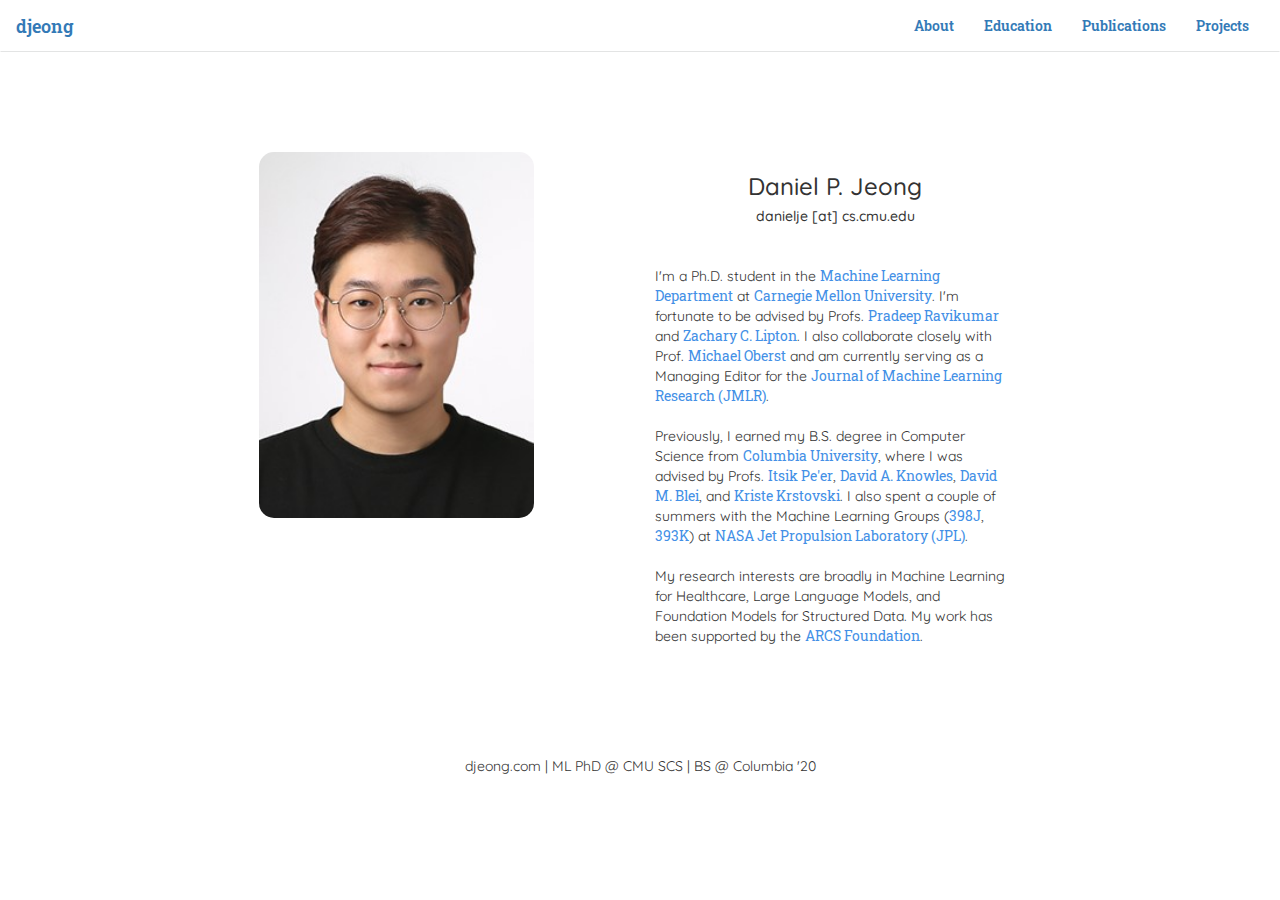
<file: about/index.html>
<!DOCTYPE html>
<html lang="en">
    <head>
        <title>About Me</title>
        <meta charset="UTF-8">
        <meta http-equiv="X-UA-Compatible" content="IE=edge">
        <meta name="viewport" content="width=device-width, initial-scale=1, user-scalable=no">
        <meta name="author" content="Daniel Jeong">
        <meta property="og:url" content="website">
        <link rel="stylesheet" type="text/css" href="https://maxcdn.bootstrapcdn.com/bootstrap/3.3.7/css/bootstrap.min.css">
        <link rel="stylesheet" type="text/css" href="/css/main.css">
        <link rel="stylesheet" type="text/css" href="../css/card.css">
        <link rel="icon" type="image/png" href="/images/favicon-brain.png"
        sizes="32x32">
        <style type="text/css">
            @import url('https://fonts.googleapis.com/css?family=Roboto+Slab');
            @import url('https://fonts.googleapis.com/css?family=Ubuntu');
            @import url('https://fonts.googleapis.com/css?family=Righteous|Ubuntu');
            @import url('https://fonts.googleapis.com/css2?family=Quicksand:wght@300;400;500;600;700&display=swap');
            @import url('https://fonts.googleapis.com/css2?family=Poiret+One&display=swap');
            .navbar {
                -webkit-border-radius: 0;
                -moz-border-radius: 0;
                border-radius: 0;
                margin-bottom: 0;
                border-bottom-color: #E3E4E4;
                color: #4390E6;
            }
            .navbar-brand {
                font-family: 'Quicksand', cursive;
                font-weight: 600;
            }
            .navbar li {
                font-family: 'Quicksand', sans-serif;
                font-weight: 600;
            }
            .icon-bar {
                background: #000;
            }
            #title {
                /* background-color: #0E2F44;*/
                background-color: #FFF;
                color: #000;
                text-align: center;
                font-family: 'Quicksand', sans-serif;
                margin-top: 100px;
                /*justify-content: center;*/
            }
            #about {
                margin-top: 100px;
            }
            #about h3 {
                font-family: 'Quicksand', sans-serif;
            }
            #about h5 {
                font-family: 'Quicksand', sans-serif;
            }
            #about p {
                font-family: 'Quicksand', sans-serif;
            }
            #profile_photo {
                height: 60%;
                width: 60%;
                border-radius: 15px;
            }
            @media (max-width: 768px) {
                #profile_photo {
                    height: 45%;
                    width: 45%;
                }
                #intro_column {
                    margin-top: 30px;
                }
            }
            #intro_column a:link, a:visited {
                color: #4390E6;
                text-decoration: none;
            }
            #intro_column a:hover {
                color: #4390E6;
                text-decoration: underline;
            }
            #footer {
                font-family: 'Quicksand', sans-serif;
            }
        </style>
    </head>
    <body>
        <!-- Top Navigation Bar -->
        <nav class="navbar navbar-expand-lg navbar-light">
            <div class="container-fluid">
                <!-- Navigation Bar Header -->
                <div class="navbar-header">
                    <button type="button" class="navbar-toggle" data-toggle="collapse" data-target="#navbar">
                        <span class="icon-bar"></span>
                        <span class="icon-bar"></span>
                        <span class="icon-bar"></span>
                    </button>
                    <a class="navbar-brand" href="/">djeong</a>
                </div>
                <div class="collapse navbar-collapse" id="navbar">
                    <ul class="nav navbar-nav navbar-right">
                        <li><a href="/about">About</a></li>
                        <li><a href="/education">Education</a></li>
                        <li><a href="/publications">Publications</a></li>
                        <li><a href="/projects">Projects</a></li>
                    </ul>
                </div>
            </div>
        </nav>
        <div class="container">
            <div class="row" style="border:none; background:white" id="about">
                <div class="col-lg-1 col-md-1 col-sm-3">
                </div>
                <div class="col-lg-5 col-md-5 col-sm-6 col-xs-12" id="img_column">
                    <!-- img-responsive pull-right -->
                    <img class="img-responsive center-block" src="../images/profile2.jpg" id="profile_photo"/>
                </div>
                <div class="col-sm-3">
                </div>
                <div class="col-lg-4 col-md-6 col-sm-12 col-xs-12" id="intro_column">
                    <h3 style="text-align:center">Daniel P. Jeong</h3>
                    <h5 style="text-align:center">danielje [at] cs.cmu.edu</h5>
                    <hr>
                    <p>I'm a Ph.D. student in the <a href="https://www.ml.cmu.edu/" target="_blank">Machine Learning Department</a> at <a href="https://www.cmu.edu/" target="_blank">Carnegie Mellon University</a>. I'm fortunate to be advised by Profs. <a href="https://www.cs.cmu.edu/~pradeepr/" target="_blank">Pradeep Ravikumar</a> and <a href="https://www.zacharylipton.com/" target="_blank">Zachary C. Lipton</a>. I also collaborate closely with Prof. <a href="https://www.michaelkoberst.com/" target="_blank">Michael Oberst</a> and am currently serving as a Managing Editor for the <a href="https://jmlr.org" target="_blank">Journal of Machine Learning Research (JMLR)</a>.<br><br>Previously, I earned my B.S. degree in Computer Science from <a href="https://www.cs.columbia.edu" target="_blank">Columbia University</a>, where I was advised by Profs. <a href="http://www.cs.columbia.edu/~itsik" target="_blank">Itsik Pe'er</a>, <a href="https://davidaknowles.github.io/" target="_blank">David A. Knowles</a>, <a href="https://www.cs.columbia.edu/~blei/" target="_blank">David M. Blei</a>, and <a href="http://www.columbia.edu/~kk3161/" target="_blank">Kriste Krstovski</a>. I also spent a couple of summers with the Machine Learning Groups (<a href="https://ml.jpl.nasa.gov/" target="_blank">398J</a>, <a href="https://www.jpl.nasa.gov/site/deeplearning/index.html" target="_blank">393K</a>) at <a href="https://www.jpl.nasa.gov/" target="_blank">NASA Jet Propulsion Laboratory (JPL)</a>.<br><br>My research interests are broadly in Machine Learning for Healthcare, Large Language Models, and Foundation Models for Structured Data. My work has been supported by the <a href="https://www.arcsfoundation.org/" target="_blank">ARCS Foundation</a>.</p>
                </div>
                <div class="col-lg-2">
                </div>
            </div>
        </div>
        <footer class="page-footer font-small black pt-4" id="footer">
            <div class="container-fluid text-center text-md-left" style="margin-top: 100px">
                <p>djeong.com | ML PhD @ CMU SCS | BS @ Columbia '20</p>
            </div>
        </footer>
        <script src="https://ajax.googleapis.com/ajax/libs/jquery/3.2.1/jquery.min.js" type="text/javascript"></script>
        <script src="https://maxcdn.bootstrapcdn.com/bootstrap/3.3.7/js/bootstrap.min.js"></script>
        <script src="/js/main_beta.js" type="text/javascript"></script>
    </body>
</html>
</file>
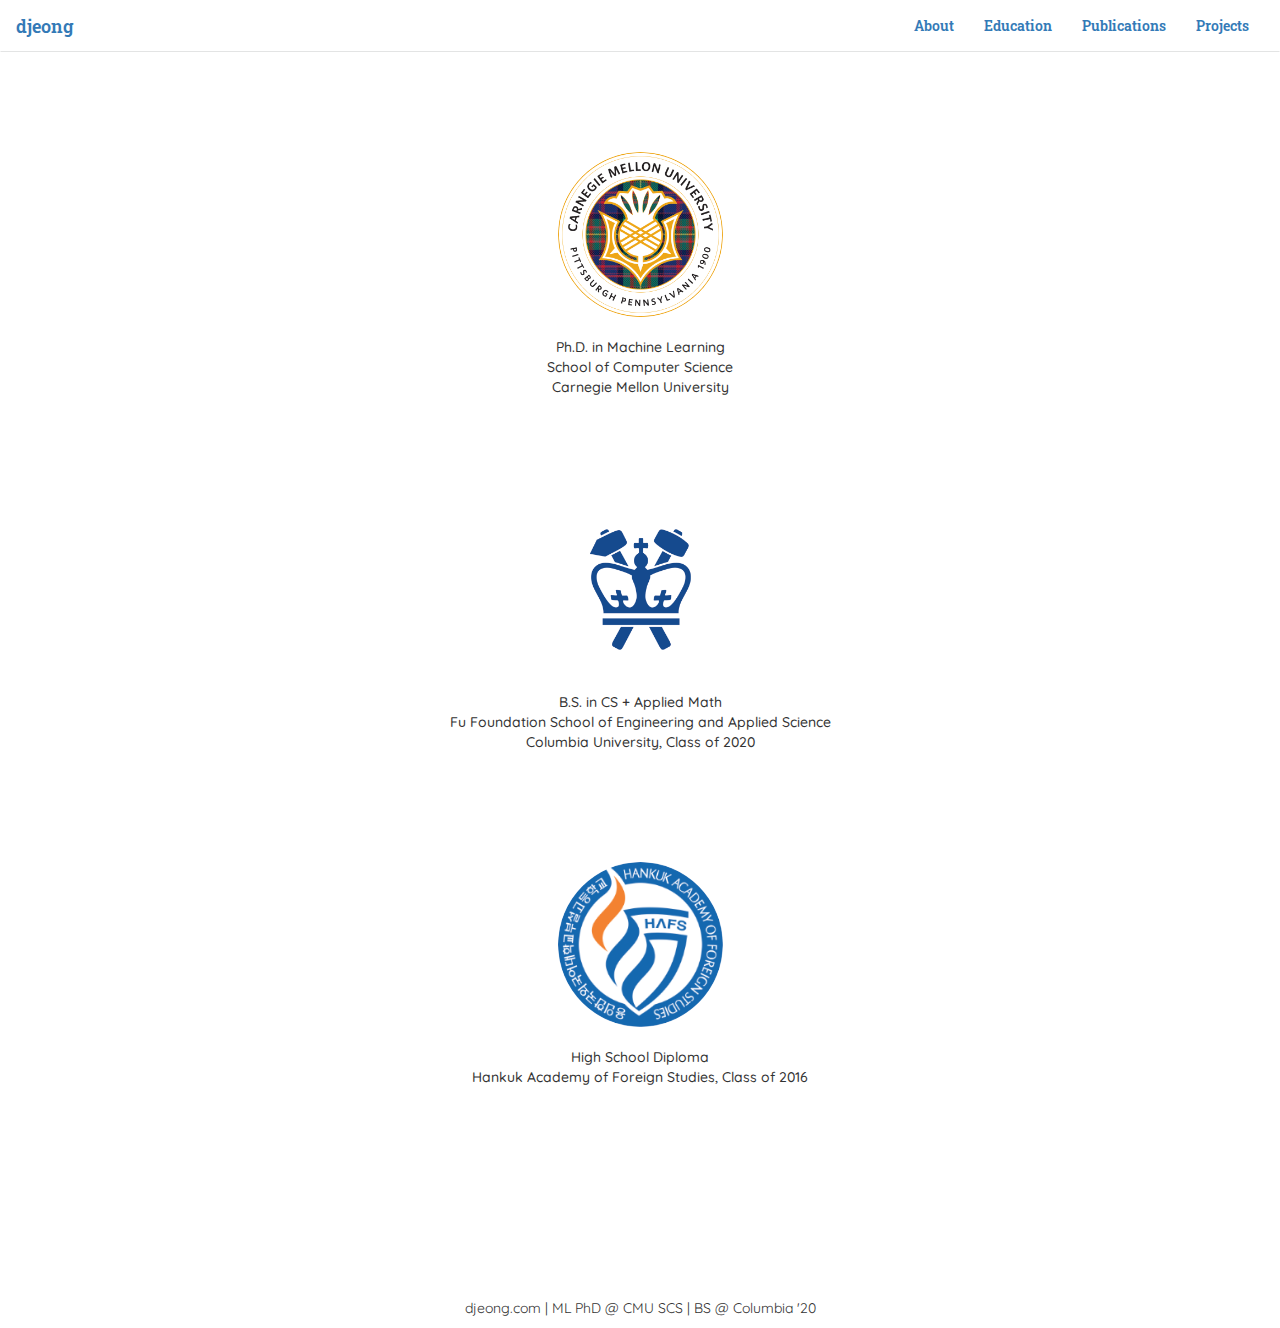
<file: education/index.html>
<!DOCTYPE html>
<html lang="en">
	<head>
		<title>Education</title>
		<meta charset="UTF-8">
		<meta http-equiv="X-UA-Compatible" content="IE=edge">
		<meta name="viewport" content="width=device-width, initial-scale=1, user-scalable=no">
		<meta name="author" content="Daniel Jeong">
		<meta property="og:url" content="website">
		<link rel="stylesheet" type="text/css" href="https://maxcdn.bootstrapcdn.com/bootstrap/3.3.7/css/bootstrap.min.css">
		<link rel="stylesheet" type="text/css" href="/css/main.css">
		<link rel="stylesheet" type="text/css" href="../css/card.css">
		<link rel="icon" type="image/png" href="/images/favicon-brain.png"
		sizes="32x32">
		<style type="text/css">
			@import url('https://fonts.googleapis.com/css?family=Roboto+Slab');
			@import url('https://fonts.googleapis.com/css?family=Ubuntu');
			@import url('https://fonts.googleapis.com/css?family=Righteous|Ubuntu');
			@import url('https://fonts.googleapis.com/css2?family=Quicksand:wght@300;400;500;600;700&display=swap');
			@import url('https://fonts.googleapis.com/css2?family=Poiret+One&display=swap');
			.navbar {
				-webkit-border-radius: 0;
    			-moz-border-radius: 0;
    			border-radius: 0;
    			margin-bottom: 0;
    			border-bottom-color: #E3E4E4;
    			color: #4390E6;
			}
			.navbar-brand {
				font-family: 'Quicksand', cursive;
				font-weight: 600;
			}
			.navbar li {
				font-family: 'Quicksand', sans-serif;
				font-weight: 600;
			}
			.icon-bar {
				background: #000;
			}
			#title {
				/* background-color: #0E2F44;*/
				background-color: #FFF;
				color: #000;
				text-align: center;
				font-family: 'Quicksand', sans-serif;
				margin-top: 100px;
				/*justify-content: center;*/
			}
			#edu_photo_row {
				margin-top: 100px;
			}
			#edu_photo {
				border-radius: 50%;
			}
			#edu_desc {
				text-align: center;
				font-family: 'Quicksand', sans-serif;
				font-weight: 500;
			}
			#edu_desc a:link, a:visited { 
				color: #4390E6;
				text-decoration: none;
			}
			#edu_desc a:hover {
				color: #4390E6;
				text-decoration: underline;
			}
			@media (max-width: 768px) {
				#edu_photo {
					height: 45%;
					width: 45%;
				}
				#edu_desc {
					margin-top: 10px;
				}
			}
			@media (min-width: 768px) {
				#edu_desc {
					margin-top: 20px;
				}
			}
			#course_row {
				margin-top: 60px
			}
			#course_row h3 {
				font-family: 'Ubuntu', sans-serif;
			}
			#course_row hr {
				width: 70%;
			}
			#course_list_row {
				font-family: 'Ubuntu', sans-serif;
			}
			#footer {
				font-family: 'Quicksand', sans-serif;
			}
		</style>
	</head>
	<body>
		<!-- Top Navigation Bar -->
		<nav class="navbar navbar-expand-lg navbar-light">
			<div class="container-fluid">
				<!-- Navigation Bar Header -->
				<div class="navbar-header">
					<button type="button" class="navbar-toggle" data-toggle="collapse" data-target="#navbar">
						<span class="icon-bar"></span>
						<span class="icon-bar"></span>
						<span class="icon-bar"></span>
					</button>
					<a class="navbar-brand" href="/">djeong</a>
				</div>
				<div class="collapse navbar-collapse" id="navbar">
					<ul class="nav navbar-nav navbar-right">
						<li><a href="/about">About</a></li>
						<li><a href="/education">Education</a></li>
						<li><a href="/publications">Publications</a></li>
						<li><a href="/projects">Projects</a></li>
					</ul>
				</div>
			</div>
		</nav>
		<div class="container">
			<div class="row" style="border:none; background:white" id="edu_photo_row">
				<div class="col-lg-5 col-md-5 col-sm-5 col-xs-3">
				</div>
				<div class="col-lg-2 col-md-2 col-sm-2 col-xs-6">
					<a href="http://www.ml.cmu.edu" target="_blank"><img class="img-responsive center-block" src="../images/cmu.png" id="edu_photo"/></a>
				</div>
				<div class="col-lg-5 col-md-5 col-sm-5 col-xs-3">
				</div>
			</div>
			<div class="row" style="border:none; background:white" id="edu_desc_row">
				<div class="col-lg-3 col-md-3 col-sm-3 col-xs-3">
				</div>
				<div class="col-lg-6 col-md-6 col-sm-6 col-xs-6" id="edu_desc">
					<p>Ph.D. in Machine Learning<br>School of Computer Science<br>Carnegie Mellon University</p>
				</div>
				<div class="col-lg-3 col-md-3 col-sm-3 col-xs-3">
				</div>
			</div>
			<div class="row" style="border:none; background:white" id="edu_photo_row">
				<div class="col-lg-5 col-md-5 col-sm-5 col-xs-3">
				</div>
				<div class="col-lg-2 col-md-2 col-sm-2 col-xs-6">
					<a href="http://www.cs.columbia.edu" target="_blank"><img class="img-responsive center-block" src="../images/columbia.jpg" id="edu_photo"/></a>
				</div>
				<div class="col-lg-5 col-md-5 col-sm-5 col-xs-3">
				</div>
			</div>
			<div class="row" style="border:none; background:white" id="edu_desc_row">
				<div class="col-lg-3 col-md-3 col-sm-3 col-xs-3">
				</div>
				<div class="col-lg-6 col-md-6 col-sm-6 col-xs-6" id="edu_desc">
					<p>B.S. in CS + Applied Math<br>Fu Foundation School of Engineering and Applied Science<br>Columbia University, Class of 2020</p>
				</div>
				<div class="col-lg-3 col-md-3 col-sm-3 col-xs-3">
				</div>
			</div>
			<div class="row" style="border:none; background:white" id="edu_photo_row">
				<div class="col-lg-5 col-md-5 col-sm-5 col-xs-3">
				</div>
				<div class="col-lg-2 col-md-2 col-sm-2 col-xs-6">
					<a href="http://hafs.hs.kr" target="_blank"><img class="img-responsive center-block" src="../images/hafs.png" id="edu_photo"/></a>
				</div>
				<div class="col-lg-5 col-md-5 col-sm-5 col-xs-3">
				</div>
			</div>
			<div class="row" style="border:none; background:white" id="edu_desc_row">
				<div class="col-lg-3 col-md-3 col-sm-3 col-xs-3">
				</div>
				<div class="col-lg-6 col-md-6 col-sm-6 col-xs-6" id="edu_desc">
					<p>High School Diploma<br>Hankuk Academy of Foreign Studies, Class of 2016</p>
				</div>
				<div class="col-lg-3 col-md-3 col-sm-3 col-xs-3">
				</div>
			</div>
		</div>
		<div class="row" id="course_row">
			<div class="col-lg-12 col-md-12 col-sm-12 col-xs-12">
                <!--<h3 align="center">Relevant Coursework</h3>-->
				<hr>
			</div>
		</div>
		<footer class="page-footer font-small black pt-4" id="footer">
			<div class="container-fluid text-center text-md-left" style="margin-top: 100px">
				<p>djeong.com | ML PhD @ CMU SCS | BS @ Columbia '20</p>
			</div>
		</footer>
		<script src="https://ajax.googleapis.com/ajax/libs/jquery/3.2.1/jquery.min.js" type="text/javascript"></script>
		<script src="https://maxcdn.bootstrapcdn.com/bootstrap/3.3.7/js/bootstrap.min.js"></script>
		<script src="/js/main_beta.js" type="text/javascript"></script>
	</body>
</html>
</file>
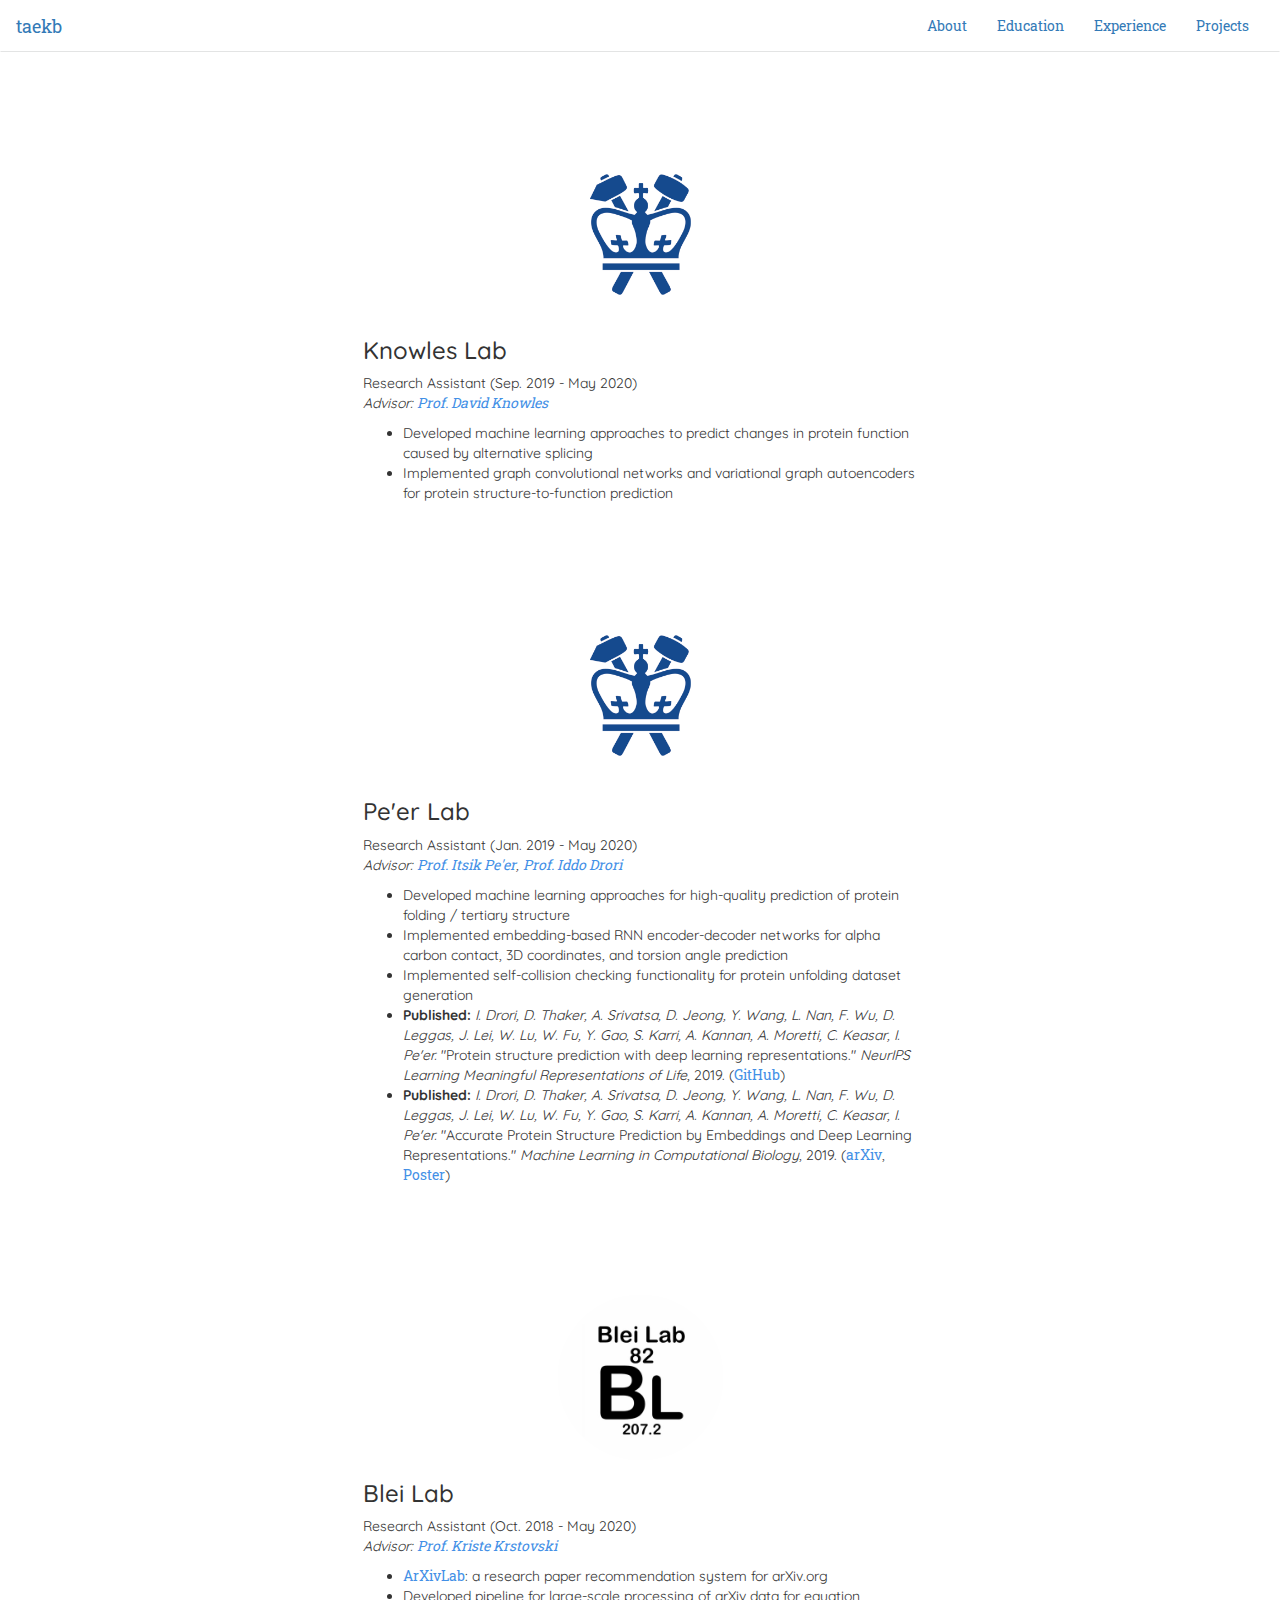
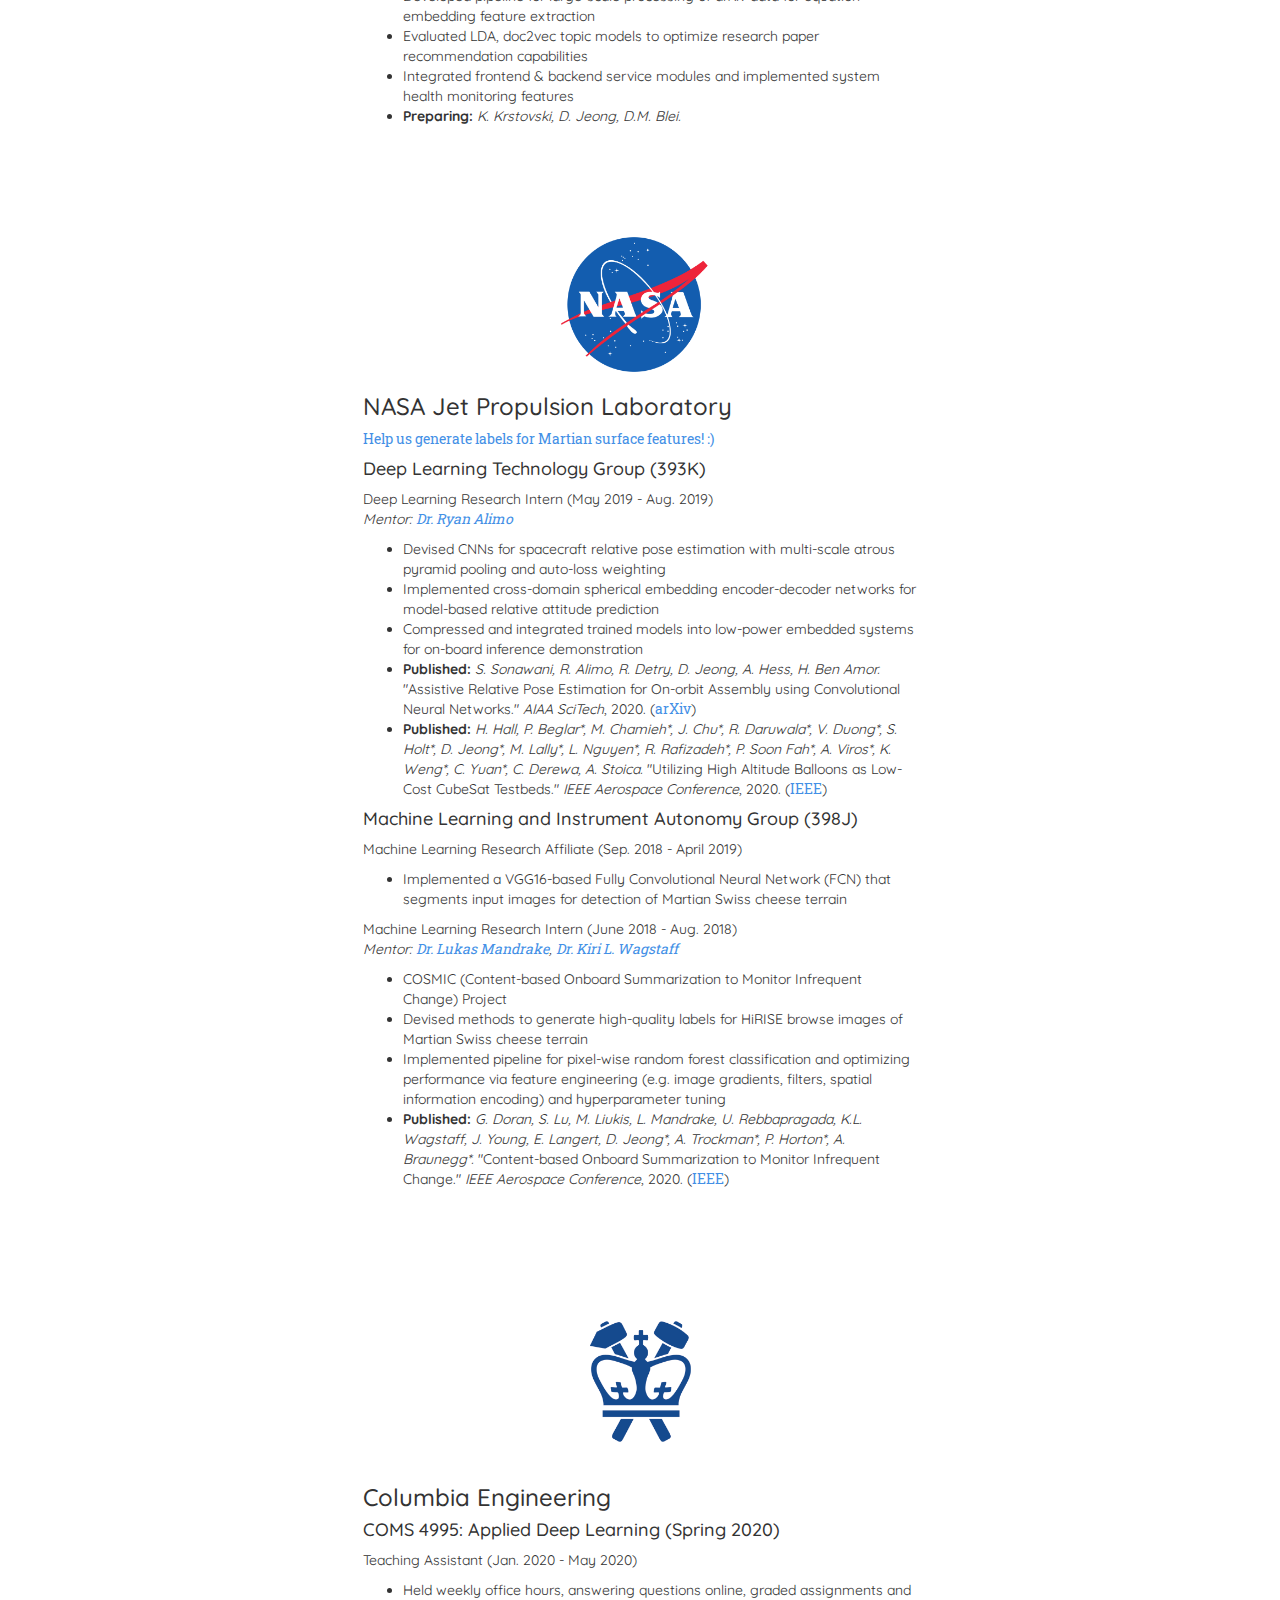
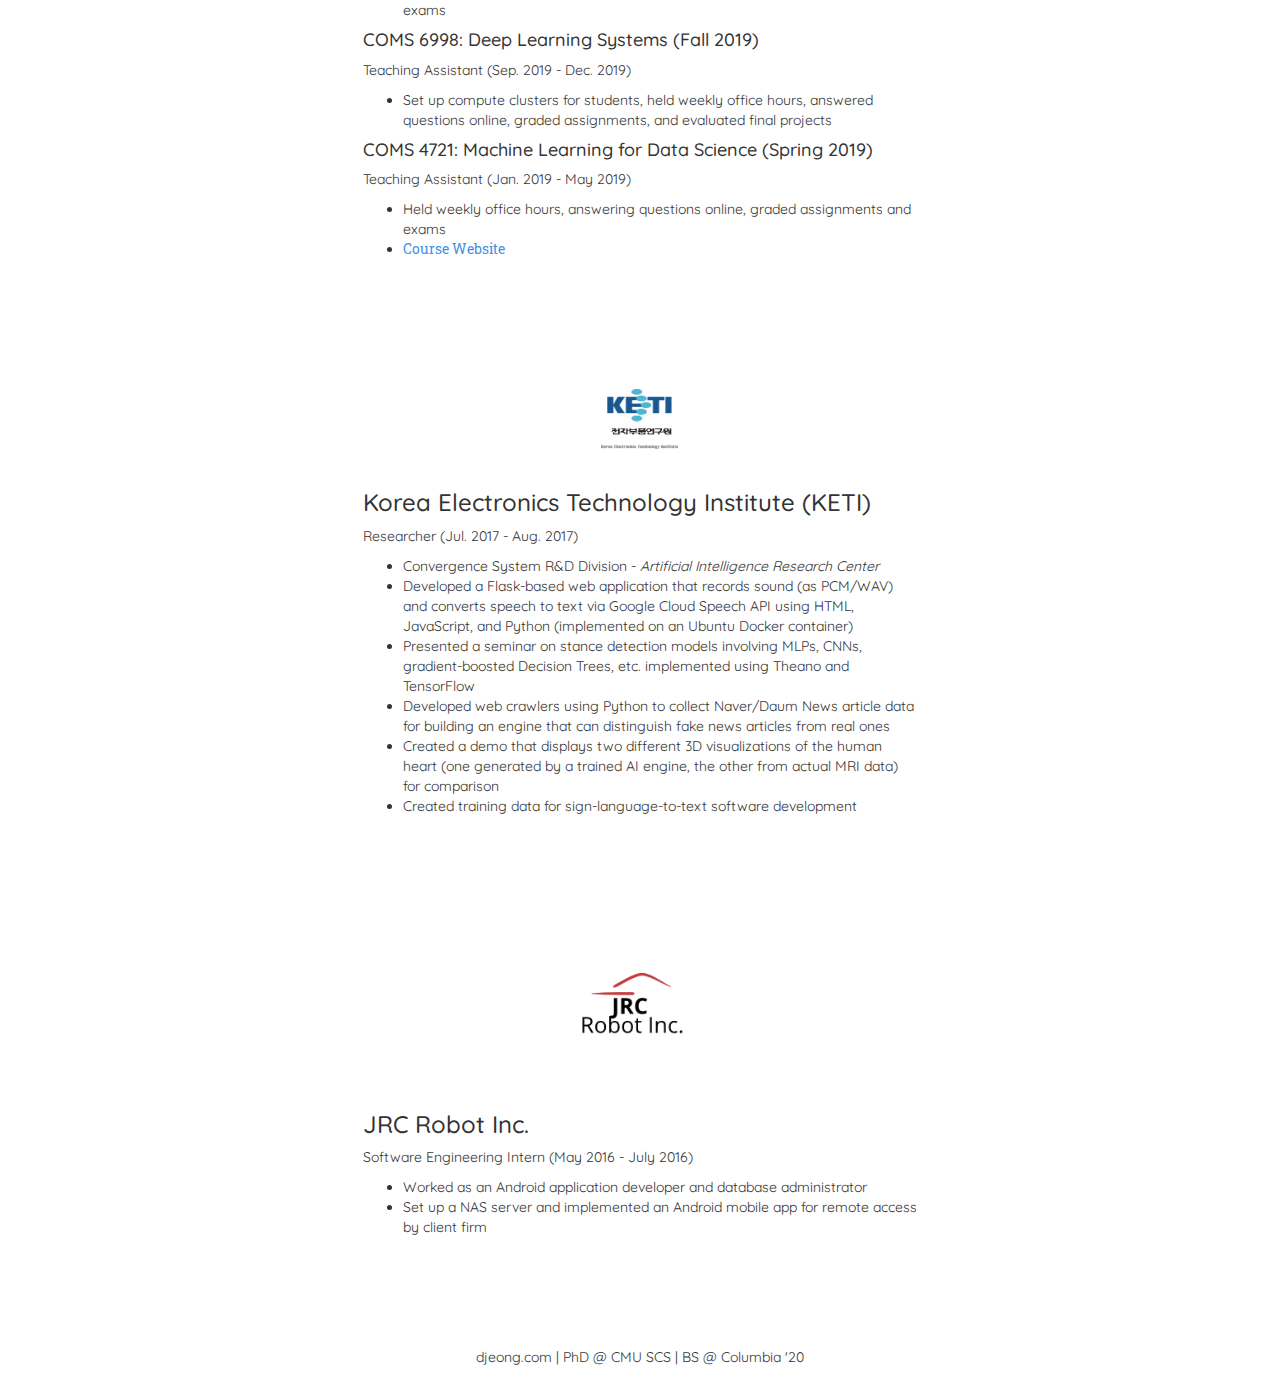
<file: experience/index.html>
<!DOCTYPE html>
<html lang="en">
	<head>
		<title>Experience</title>
		<meta charset="UTF-8">
		<meta http-equiv="X-UA-Compatible" content="IE=edge">
		<meta name="viewport" content="width=device-width, initial-scale=1, user-scalable=no">
		<meta name="author" content="Daniel Jeong">
		<meta property="og:url" content="website">
		<link rel="stylesheet" type="text/css" href="https://maxcdn.bootstrapcdn.com/bootstrap/3.3.7/css/bootstrap.min.css">
		<link rel="stylesheet" type="text/css" href="/css/main.css">
		<link rel="stylesheet" type="text/css" href="../css/card.css">
		<link rel="icon" type="image/png" href="/images/favicon-brain.png"
		sizes="32x32">
		<style type="text/css">
			@import url('https://fonts.googleapis.com/css?family=Roboto+Slab');
			@import url('https://fonts.googleapis.com/css?family=Ubuntu');
			@import url('https://fonts.googleapis.com/css?family=Righteous|Ubuntu');
			@import url('https://fonts.googleapis.com/css2?family=Quicksand:wght@300&display=swap');
			@import url('https://fonts.googleapis.com/css2?family=Poiret+One&display=swap');
			.navbar {
				-webkit-border-radius: 0;
    			-moz-border-radius: 0;
    			border-radius: 0;
    			margin-bottom: 0;
    			border-bottom-color: #E3E4E4;
    			color: #4390E6;
			}
			.navbar-brand {
				font-family: 'Poiret One', cursive;
			}
			.navbar li {
				font-family: 'Quicksand', sans-serif;
			}
			.icon-bar {
				background: #000;
			}
			#edu_desc a:link, a:visited {
				color: #4390E6;
				text-decoration: none;
			}
			#edu_desc a:hover {
				color: #4390E6;
				text-decoration: underline;
			}
			#exp_photo_row {
				margin-top: 100px;
			}
			#exp_photo {
				border-radius: 50%;
			}
			#exp_desc {
				font-family: 'Quicksand', sans-serif;
			}
			#exp_desc a:link, a:visited {
				color: #4390E6;
				text-decoration: none;
			}
			#exp_desc a:hover {
				color: #4390E6;
				text-decoration: underline;
			}
			@media (max-width: 768px) {
				#exp_photo {
					height: 45%;
					width: 45%;
				}
				#exp_desc {
					margin-top: 10px;
				}
			}
			@media (min-width: 768px) {
				#exp_desc {
					margin-top: 20px;
				}
			}
			#footer {
				font-family: 'Quicksand', sans-serif;
			}
		</style>
	</head>
	<body>
		<!-- Top Navigation Bar -->
		<nav class="navbar navbar-expand-lg navbar-light">
			<div class="container-fluid">
				<!-- Navigation Bar Header -->
				<div class="navbar-header">
					<button type="button" class="navbar-toggle" data-toggle="collapse" data-target="#navbar">
						<span class="icon-bar"></span>
						<span class="icon-bar"></span>
						<span class="icon-bar"></span>
					</button>
					<a class="navbar-brand" href="/">taekb</a>
				</div>
				<div class="collapse navbar-collapse" id="navbar">
					<ul class="nav navbar-nav navbar-right">
						<li><a href="/about">About</a></li>
						<li><a href="/education">Education</a></li>
						<li><a href="/experience">Experience</a></li>
						<li><a href="/projects">Projects</a></li>
					</ul>
				</div>
			</div>
		</nav>
		<div class="container" style="font-family: 'Quicksand', sans-serif;">
			<div class="row" style="border:none; background:white" id="exp_photo_row">
				<div class="col-lg-5 col-md-5 col-sm-5 col-xs-3">
				</div>
				<div class="col-lg-2 col-md-2 col-sm-2 col-xs-6">
					<a href="https://davidaknowles.github.io" target="_blank"><img class="img-responsive center-block" src="../images/columbia.jpg" id="exp_photo"/></a>
				</div>
				<div class="col-lg-5 col-md-5 col-sm-5 col-xs-3">
				</div>
			</div>
            <div class="row" style="border:none; background:white" id="exp_desc_row">
                <div class="col-lg-3 col-md-3 col-sm-2 col-xs-1">
                </div>
                <div class="col-lg-6 col-md-6 col-sm-8 col-xs-10" id="edu_desc">
                    <h3>Knowles Lab</h3>
                    <p>Research Assistant (Sep. 2019 - May 2020)<br><i>Advisor: <a href="https://davidaknowles.github.io" target="_blank">Prof. David Knowles</a></i></p>
                    <ul>
                        <li>Developed machine learning approaches to predict changes in protein function caused by alternative splicing</li>
                        <li>Implemented graph convolutional networks and variational graph autoencoders for protein structure-to-function prediction</li>
                    </ul>
                </div>
                <div class="col-lg-3 col-md-3 col-sm-2 col-xs-1">
                </div>
            </div>
            <div class="row" style="border:none; background:white" id="exp_photo_row">
                <div class="col-lg-5 col-md-5 col-sm-5 col-xs-3">
                </div>
                <div class="col-lg-2 col-md-2 col-sm-2 col-xs-6">
                    <a href="http://www.cs.columbia.edu/~itsik/" target="_blank"><img class="img-responsive center-block" src="../images/columbia.jpg" id="exp_photo"/></a>
                </div>
                <div class="col-lg-5 col-md-5 col-sm-5 col-xs-3">
                </div>
            </div>
			<div class="row" style="border:none; background:white" id="exp_desc_row">
				<div class="col-lg-3 col-md-3 col-sm-2 col-xs-1">
				</div>
				<div class="col-lg-6 col-md-6 col-sm-8 col-xs-10" id="edu_desc">
					<h3>Pe'er Lab</h3>
					<p>Research Assistant (Jan. 2019 - May 2020)<br><i>Advisor: <a href="http://www.cs.columbia.edu/~itsik/" target="_blank">Prof. Itsik Pe'er</a>, <a href="http://www.mit.edu/~idrori/" target="_blank">Prof. Iddo Drori</a></i></p>
					<ul>
						<li>Developed machine learning approaches for high-quality prediction of protein folding / tertiary structure</li>
                        <li>Implemented embedding-based RNN encoder-decoder networks for alpha carbon contact, 3D coordinates, and torsion angle prediction</li>
                        <li>Implemented self-collision checking functionality for protein unfolding dataset generation</li>
                        <li><b>Published:</b> <i>I. Drori, D. Thaker, A. Srivatsa, D. Jeong, Y. Wang, L. Nan, F. Wu, D. Leggas, J. Lei, W. Lu, W. Fu, Y. Gao, S. Karri, A. Kannan, A. Moretti, C. Keasar, I. Pe'er.</i> "Protein structure prediction with deep learning representations." <i>NeurIPS Learning Meaningful Representations of Life</i>, 2019. (<a href="https://github.com/idrori/cu-tsp" target="_blank">GitHub</a>)</li>
                        <li><b>Published:</b> <i>I. Drori, D. Thaker, A. Srivatsa, D. Jeong, Y. Wang, L. Nan, F. Wu, D. Leggas, J. Lei, W. Lu, W. Fu, Y. Gao, S. Karri, A. Kannan, A. Moretti, C. Keasar, I. Pe'er.</i> "Accurate Protein Structure Prediction by Embeddings and Deep Learning Representations." <i>Machine Learning in Computational Biology</i>, 2019. (<a href="https://arxiv.org/abs/1911.05531" target="_blank">arXiv</a>, <a href="http://www.mit.edu/~idrori/cuprotein-poster.pdf" target="_blank">Poster</a>)</li>
					</ul>
				</div>
				<div class="col-lg-3 col-md-3 col-sm-2 col-xs-1">
				</div>
			</div>
			<div class="row" style="border:none; background:white" id="exp_photo_row">
				<div class="col-lg-5 col-md-5 col-sm-5 col-xs-3">
				</div>
				<div class="col-lg-2 col-md-2 col-sm-2 col-xs-6">
					<a href="http://www.cs.columbia.edu/~blei/" target="_blank"><img class="img-responsive center-block" src="../images/blei_lab.jpg" id="exp_photo"/></a>
				</div>
				<div class="col-lg-5 col-md-5 col-sm-5 col-xs-3">
				</div>
			</div>
			<div class="row" style="border:none; background:white" id="exp_desc_row">
				<div class="col-lg-3 col-md-3 col-sm-2 col-xs-1">
				</div>
				<div class="col-lg-6 col-md-6 col-sm-8 col-xs-10" id="edu_desc">
					<h3>Blei Lab</h3>
					<p>Research Assistant (Oct. 2018 - May 2020)<br><i>Advisor: <a href="http://www.columbia.edu/~kk3161/" target="_blank">Prof. Kriste Krstovski</a></i></p>
					<ul>
						<li><a href="http://arxivlab.cs.columbia.edu" target="_blank">ArXivLab</a>: a research paper recommendation system for arXiv.org</li>
						<li>Developed pipeline for large-scale processing of arXiv data for equation embedding feature extraction</li>
						<li>Evaluated LDA, doc2vec topic models to optimize research paper recommendation capabilities</li>
                        <li>Integrated frontend & backend service modules and implemented system health monitoring features</li>
                        <li><b>Preparing:</b> <i>K. Krstovski, D. Jeong, D.M. Blei.</i></li>
					</ul>
				</div>
				<div class="col-lg-3 col-md-3 col-sm-2 col-xs-1">
				</div>
			</div>
			<div class="row" style="border:none; background:white" id="exp_photo_row">
				<div class="col-lg-5 col-md-5 col-sm-5 col-xs-3">
				</div>
				<div class="col-lg-2 col-md-2 col-sm-2 col-xs-6">
					<a href="https://jpl.nasa.gov" target="_blank"><img class="img-responsive center-block" src="../images/nasa_original.png" id="exp_photo"/></a>
				</div>
				<div class="col-lg-5 col-md-5 col-sm-5 col-xs-3">
				</div>
			</div>
			<div class="row" style="border:none; background:white" id="exp_desc_row">
				<div class="col-lg-3 col-md-3 col-sm-2 col-xs-1">
				</div>
				<div class="col-lg-6 col-md-6 col-sm-8 col-xs-10" id="edu_desc">
					<h3>NASA Jet Propulsion Laboratory</h3>
					<a href="https://www.zooniverse.org/projects/wkiri/cosmic" target="_blank">Help us generate labels for Martian surface features! :)</a>
					<h4>Deep Learning Technology Group (393K)</h4>
					<p>Deep Learning Research Intern (May 2019 - Aug. 2019)<br><i>Mentor: <a href="http://acsweb.ucsd.edu/~salimoha/" target="_blank">Dr. Ryan Alimo</a></i></p>
                    <ul>
                        <li>Devised CNNs for spacecraft relative pose estimation with multi-scale atrous pyramid pooling and auto-loss weighting</li>
                        <li>Implemented cross-domain spherical embedding encoder-decoder networks for model-based relative attitude prediction</li>
                        <li>Compressed and integrated trained models into low-power embedded systems for on-board inference demonstration</li>
                        <li><b>Published:</b> <i>S. Sonawani, R. Alimo, R. Detry, D. Jeong, A. Hess, H. Ben Amor.</i> "Assistive Relative Pose Estimation for On-orbit Assembly using Convolutional Neural Networks." <i>AIAA SciTech</i>, 2020. (<a href="https://arxiv.org/abs/2001.10673" target="_blank">arXiv</a>)</li>
                        <li><b>Published:</b> <i>H. Hall, P. Beglar*, M. Chamieh*, J. Chu*, R. Daruwala*, V. Duong*, S. Holt*, D. Jeong*, M. Lally*, L. Nguyen*, R. Rafizadeh*, P. Soon Fah*, A. Viros*, K. Weng*, C. Yuan*, C. Derewa, A. Stoica.</i> "Utilizing High Altitude Balloons as Low-Cost CubeSat Testbeds." <i>IEEE Aerospace Conference</i>, 2020. (<a href="https://ieeexplore.ieee.org/abstract/document/9172333" target="_blank">IEEE</a>)</li>
                    </ul>
					<h4>Machine Learning and Instrument Autonomy Group (398J)</h4>
					<p>Machine Learning Research Affiliate (Sep. 2018 - April 2019)</p>
					<ul>
						<li>Implemented a VGG16-based Fully Convolutional Neural Network (FCN) that segments input images for detection of Martian Swiss cheese terrain</li>
					</ul>
					<p>Machine Learning Research Intern (June 2018 - Aug. 2018)<br><i>Mentor: <a href="https://ml.jpl.nasa.gov/people/mandrake/mandrake.html" target="_blank">Dr. Lukas Mandrake</a>, <a href="https://wkiri.com" target="_blank">Dr. Kiri L. Wagstaff</a></i></p>
					<ul>
						<li>COSMIC (Content-based Onboard Summarization to Monitor Infrequent Change) Project</li>
						<li>Devised methods to generate high-quality labels for HiRISE browse images of Martian Swiss cheese terrain</li>
						<li>Implemented pipeline for pixel-wise random forest classification and optimizing performance via feature engineering (e.g. image gradients, filters, spatial information encoding) and hyperparameter tuning</li>
                        <li><b>Published:</b> <i>G. Doran, S. Lu, M. Liukis, L. Mandrake, U. Rebbapragada, K.L. Wagstaff, J. Young, E. Langert, D. Jeong*, A. Trockman*, P. Horton*, A. Braunegg*.</i> "Content-based Onboard Summarization to Monitor Infrequent Change." <i>IEEE Aerospace Conference</i>, 2020. (<a href="https://ieeexplore.ieee.org/document/9172337" target="_blank">IEEE</a>)</li>
					</ul>
				</div>
				<div class="col-lg-3 col-md-3 col-sm-2 col-xs-1">
				</div>
			</div>
			<div class="row" style="border:none; background:white" id="exp_photo_row">
				<div class="col-lg-5 col-md-5 col-sm-5 col-xs-3">
				</div>
				<div class="col-lg-2 col-md-2 col-sm-2 col-xs-6">
					<a href="http://www.columbia.edu" target="_blank"><img class="img-responsive center-block" src="../images/columbia.jpg" id="exp_photo"/></a>
				</div>
				<div class="col-lg-5 col-md-5 col-sm-5 col-xs-3">
				</div>
			</div>
			<div class="row" style="border:none; background:white" id="exp_desc_row">
				<div class="col-lg-3 col-md-3 col-sm-2 col-xs-1">
				</div>
				<div class="col-lg-6 col-md-6 col-sm-8 col-xs-10" id="edu_desc">
					<h3>Columbia Engineering</h3>
					<h4>COMS 4995: Applied Deep Learning (Spring 2020)</h4>
                    <p>Teaching Assistant (Jan. 2020 - May 2020)</p>
                    <ul>
                        <li>Held weekly office hours, answering questions online, graded assignments and exams</li>
                    </ul>
                    <h4>COMS 6998: Deep Learning Systems (Fall 2019)</h4>
                    <p>Teaching Assistant (Sep. 2019 - Dec. 2019)</p>
                    <ul>
                        <li>Set up compute clusters for students, held weekly office hours, answered questions online, graded assignments, and evaluated final projects
                    </ul>
                    <h4> COMS 4721: Machine Learning for Data Science (Spring 2019)</h4>
					<p>Teaching Assistant (Jan. 2019 - May 2019)</p>
					<ul>
						<li>Held weekly office hours, answering questions online, graded assignments and exams</li>
						<li><a href="http://www.columbia.edu/~jwp2128/Teaching/W4721/Spring2019/W4721Spring2019.html" target="_blank">Course Website</a></li>
					</ul>
				</div>
				<div class="col-lg-3 col-md-3 col-sm-2 col-xs-1">
				</div>
			</div>
			<div class="row" style="border:none; background:white" id="exp_photo_row">
				<div class="col-lg-5 col-md-5 col-sm-5 col-xs-3">
				</div>
				<div class="col-lg-2 col-md-2 col-sm-2 col-xs-6">
					<a href="http://keti.re.kr/main/main.php" target="_blank"><img class="img-responsive center-block" src="../images/keti.png" id="exp_photo"/></a>
				</div>
				<div class="col-lg-5 col-md-5 col-sm-5 col-xs-3">
				</div>
			</div>
			<div class="row" style="border:none; background:white" id="exp_desc_row">
				<div class="col-lg-3 col-md-3 col-sm-2 col-xs-1">
				</div>
				<div class="col-lg-6 col-md-6 col-sm-8 col-xs-10" id="edu_desc">
					<h3>Korea Electronics Technology Institute (KETI)</h3>
					<p>Researcher (Jul. 2017 - Aug. 2017)</p>
					<ul>
						<li>Convergence System R&D Division - <i>Artificial Intelligence Research Center</i></li>
						<li>Developed a Flask-based web application that records sound (as PCM/WAV) and converts speech to text via Google Cloud Speech API using HTML, JavaScript, and Python (implemented on an Ubuntu Docker container)</li>
						<li>Presented a seminar on stance detection models involving MLPs, CNNs, gradient-boosted Decision Trees, etc. implemented using Theano and TensorFlow</li>
						<li>Developed web crawlers using Python to collect Naver/Daum News article data for building an engine that can distinguish fake news articles from real ones</li>
						<li>Created a demo that displays two different 3D visualizations of the human heart (one generated by a trained AI engine, the other from actual MRI data) for comparison</li>
						<li>Created training data for sign-language-to-text software development</li>
					</ul>
				</div>
				<div class="col-lg-3 col-md-3 col-sm-2 col-xs-1">
				</div>
			</div>
			<div class="row" style="border:none; background:white" id="exp_photo_row">
				<div class="col-lg-5 col-md-5 col-sm-5 col-xs-3">
				</div>
				<div class="col-lg-2 col-md-2 col-sm-2 col-xs-6">
					<a href="http://keti.re.kr/main/main.php" target="_blank"><img class="img-responsive center-block" src="../images/jrc.png" id="exp_photo"/></a>
				</div>
				<div class="col-lg-5 col-md-5 col-sm-5 col-xs-3">
				</div>
			</div>
			<div class="row" style="border:none; background:white" id="exp_desc_row">
				<div class="col-lg-3 col-md-3 col-sm-2 col-xs-1">
				</div>
				<div class="col-lg-6 col-md-6 col-sm-8 col-xs-10" id="edu_desc">
					<h3>JRC Robot Inc.</h3>
					<p>Software Engineering Intern (May 2016 - July 2016)</p>
					<ul>
						<li>Worked as an Android application developer and database administrator</li>
						<li>Set up a NAS server and implemented an Android mobile app for remote access by client firm</li>
					</ul>
				</div>
				<div class="col-lg-3 col-md-3 col-sm-2 col-xs-1">
				</div>
			</div>
		</div>
		<footer class="page-footer font-small black pt-4" id="footer">
			<div class="container-fluid text-center text-md-left" style="margin-top: 100px">
				<p>djeong.com | PhD @ CMU SCS | BS @ Columbia '20</p>
			</div>
		</footer>
		<script src="https://ajax.googleapis.com/ajax/libs/jquery/3.2.1/jquery.min.js" type="text/javascript"></script>
		<script src="https://maxcdn.bootstrapcdn.com/bootstrap/3.3.7/js/bootstrap.min.js"></script>
		<script src="/js/main_beta.js" type="text/javascript"></script>
	</body>
</html>
</file>
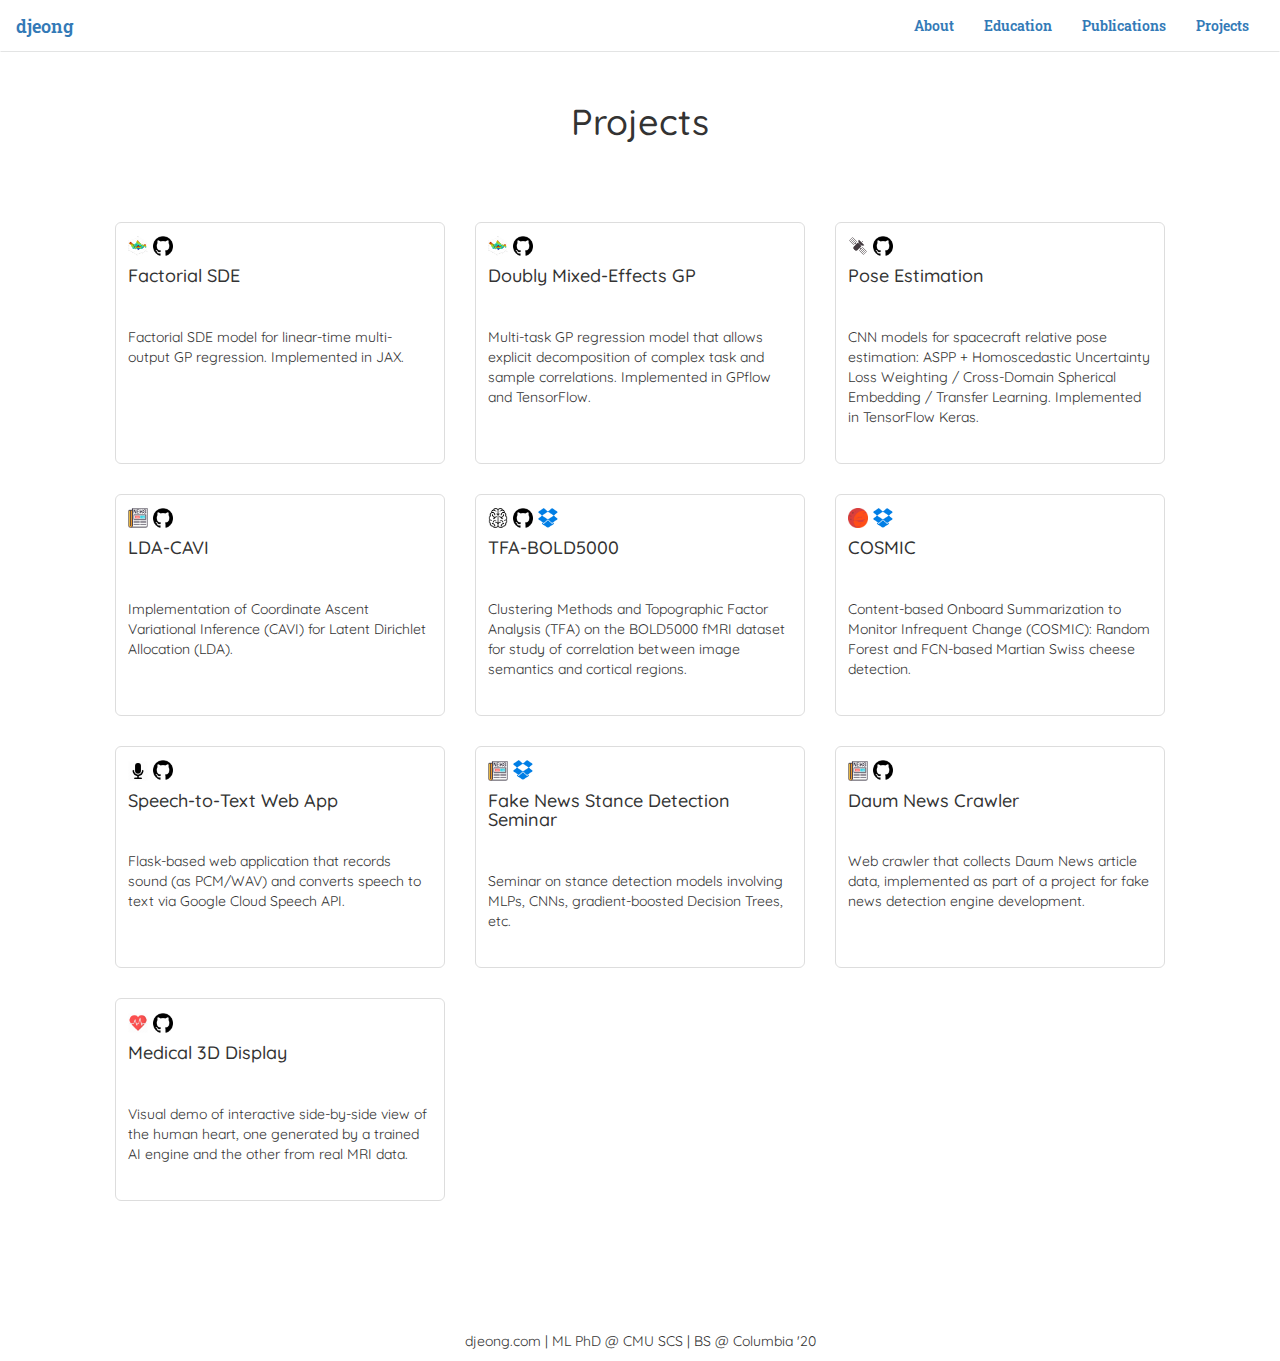
<file: projects/index.html>
<!DOCTYPE html>
<html lang="en">
	<head>
		<title>Projects</title>
		<meta charset="UTF-8">
		<meta http-equiv="X-UA-Compatible" content="IE=edge">
		<meta name="viewport" content="width=device-width, initial-scale=1, user-scalable=no">
		<meta name="author" content="Daniel Jeong">
		<meta property="og:url" content="website">
		<link rel="stylesheet" type="text/css" href="https://maxcdn.bootstrapcdn.com/bootstrap/3.3.7/css/bootstrap.min.css">
		<link rel="stylesheet" type="text/css" href="/css/main.css">
		<link rel="stylesheet" type="text/css" href="../css/card.css">
		<link rel="icon" type="image/png" href="/images/favicon-brain.png"
		sizes="32x32">
		<style type="text/css">
			@import url('https://fonts.googleapis.com/css?family=Roboto+Slab');
			@import url('https://fonts.googleapis.com/css?family=Ubuntu');
			@import url('https://fonts.googleapis.com/css?family=Righteous|Ubuntu');
			@import url('https://fonts.googleapis.com/css2?family=Quicksand:wght@300;400;500;600;700&display=swap');
			@import url('https://fonts.googleapis.com/css2?family=Poiret+One&display=swap');
			.navbar {
				-webkit-border-radius: 0;
    			-moz-border-radius: 0;
    			border-radius: 0;
    			margin-bottom: 0;
    			border-bottom-color: #E3E4E4;
    			color: #4390E6;
			}
			.navbar-brand {
				font-family: 'Quicksand', cursive;
				font-weight: 600;
			}
			.navbar li {
				font-family: 'Quicksand', sans-serif;
				font-weight: 600;
			}
			.icon-bar {
				background: #000;
			}
			#proj_photo_row {
				margin-top: 100px;
			}
			#exp_photo {
				border-radius: 50%;
			}
			#footer {
				font-family: 'Quicksand', sans-serif;
			}
			.card {
				min-height: 100%;
			}
			#proj_list_row > [class*='col-'] {
  				display: flex;
  				flex-direction: column;
			}
			.proj_label {
				height: 20px;
				width: 20px;
				margin-right: 5px;
			}
			.card-body a:hover {
				opacity: 0.6;
			}
			@media (min-width: 768px) {
				#proj_list_row {
					margin: 30px;
					display: -webkit-box;
  					display: -webkit-flex;
  					display: -ms-flexbox;
  					display: flex;
				}
			}
		</style>
	</head>
	<body>
		<!-- Top Navigation Bar -->
		<nav class="navbar navbar-expand-lg navbar-light">
			<div class="container-fluid">
				<!-- Navigation Bar Header -->
				<div class="navbar-header">
					<button type="button" class="navbar-toggle" data-toggle="collapse" data-target="#navbar">
						<span class="icon-bar"></span>
						<span class="icon-bar"></span>
						<span class="icon-bar"></span>
					</button>
					<a class="navbar-brand" href="/">djeong</a>
				</div>
				<div class="collapse navbar-collapse" id="navbar">
					<ul class="nav navbar-nav navbar-right">
						<li><a href="/about">About</a></li>
						<li><a href="/education">Education</a></li>
						<li><a href="/publications">Publications</a></li>
						<li><a href="/projects">Projects</a></li>
					</ul>
				</div>
			</div>
		</nav>
		<div class="container" style="font-family: 'Quicksand', sans-serif;">
			<div class="row" style="border:none; background:white; margin-top: 30px; margin-bottom: 70px" align="center">
				<h1>Projects</h1>
			</div>
			<div class="row" style="border:none; background:white" id="proj_list_row">
				<div class="col-lg-4 col-md-4 col-sm-4 col-xs-12">
					<div class="card card-default" height="100%">
						<div class="card-body">
							<img src="../images/gp.png" class="proj_label">
							<a href="https://github.com/SeyoungKimLab/FactorialSDE" target="_blank"><img src="../images/github-logo.png" class="proj_label"></a>
							<h4 class="card-title">Factorial SDE</h4>
							<hr>
							<p>Factorial SDE model for linear-time multi-output GP regression. Implemented in JAX.</p>
						</div>
					</div>
				</div>
				<div class="col-lg-4 col-md-4 col-sm-4 col-xs-12">
					<div class="card card-default" height="100%">
						<div class="card-body">
							<img src="../images/gp.png" class="proj_label">
							<a href="https://github.com/SeyoungKimLab/DMGP" target="_blank"><img src="../images/github-logo.png" class="proj_label"></a>
							<h4 class="card-title">Doubly Mixed-Effects GP</h4>
							<hr>
							<p>Multi-task GP regression model that allows explicit decomposition of complex task and sample correlations. Implemented in GPflow and TensorFlow.</p>
						</div>
					</div>
				</div>
				<div class="col-lg-4 col-md-4 col-sm-4 col-xs-12">
					<div class="card card-default" height="100%">
						<div class="card-body">
							<img src="../images/satellite.jpg" class="proj_label">
							<a href="https://github.com/taekb/cnn_pose_estimation" target="_blank"><img src="../images/github-logo.png" class="proj_label"></a>
							<h4 class="card-title">Pose Estimation</h4>
							<hr>
							<p>CNN models for spacecraft relative pose estimation: ASPP + Homoscedastic Uncertainty Loss Weighting / Cross-Domain Spherical Embedding / Transfer Learning. Implemented in TensorFlow Keras.</p>
						</div>
					</div>
				</div>
				
			</div>
			<div class="row" style="border:none; background:white" id="proj_list_row">
				<div class="col-lg-4 col-md-4 col-sm-4 col-xs-12">
					<div class="card card-default">
						<div class="card-body">
							<img src="../images/newspaper.png" class="proj_label">
							<a href="https://github.com/taekb/lda_cavi" target="_blank"><img src="../images/github-logo.png" class="proj_label"></a>
							<h4 class="card-title">LDA-CAVI</h4>
							<hr>
							<p>Implementation of Coordinate Ascent Variational Inference (CAVI) for Latent Dirichlet Allocation (LDA).</p>
						</div>
					</div>
				</div>
				<div class="col-lg-4 col-md-4 col-sm-4 col-xs-12">
					<div class="card card-default" height="100%">
						<div class="card-body">
							<img src="../images/brain.png" class="proj_label">
							<a href="https://github.com/taekb/tfabold5000" target="_blank"><img src="../images/github-logo.png" class="proj_label"></a>
							<a href="https://www.dropbox.com/s/g10i1lixsh3mqgf/Bold5000_TFA_Report.pdf?dl=0" target="blank"><img src="../images/dropbox.png" class="proj_label"></a>
							<h4 class="card-title">TFA-BOLD5000</h4>
							<hr>
							<p>Clustering Methods and Topographic Factor Analysis (TFA) on the BOLD5000 fMRI dataset for study of correlation between image semantics and cortical regions.</p>
						</div>
					</div>
				</div>
				<div class="col-lg-4 col-md-4 col-sm-4 col-xs-12">
					<div class="card card-default">
						<div class="card-body">
							<img src="../images/mars.jpeg" class="proj_label">
							<a href="https://ieeexplore.ieee.org/document/9172337" target="_blank"><img src="../images/dropbox.png" class="proj_label"></a>
							<h4 class="card-title">COSMIC</h4>
							<hr>
							<p>Content-based Onboard Summarization to Monitor Infrequent Change (COSMIC): Random Forest and FCN-based Martian Swiss cheese detection.</p>
						</div>
					</div>
				</div>
			</div>
			<div class="row" style="border:none; background:white" id="proj_list_row">
				<div class="col-lg-4 col-md-4 col-sm-4 col-xs-12">
					<div class="card card-default">
						<div class="card-body">
							<img src="../images/mic.png" class="proj_label">
							<a href="https://github.com/taekb/gcloud_speech_voice_recorder" target="_blank"><img src="../images/github-logo.png" class="proj_label"></a>
							<h4 class="card-title">Speech-to-Text Web App</h4>
							<hr>
							<p>Flask-based web application that records sound (as PCM/WAV) and converts speech to text via Google Cloud Speech API.</p>
						</div>
					</div>
				</div>
				<div class="col-lg-4 col-md-4 col-sm-4 col-xs-12">
					<div class="card card-default" height="100%">
						<div class="card-body">
							<img src="../images/newspaper.png" class="proj_label">
							<a href="https://www.dropbox.com/s/9hi2qx6zae6vh4i/Daniel%20Jeong%20-%20KETI%20FNC%20Seminar.pdf?dl=0" target="blank"><img src="../images/dropbox.png" class="proj_label"></a>
							<h4 class="card-title">Fake News Stance Detection Seminar</h4>
							<hr>
							<p>Seminar on stance detection models involving MLPs, CNNs, gradient-boosted Decision Trees, etc.</p>
						</div>
					</div>
				</div>
				<div class="col-lg-4 col-md-4 col-sm-4 col-xs-12">
					<div class="card card-default">
						<div class="card-body">
							<img src="../images/newspaper.png" class="proj_label">
							<a href="https://github.com/taekb/news_crawler" target="_blank"><img src="../images/github-logo.png" class="proj_label"></a>
							<h4 class="card-title">Daum News Crawler</h4>
							<hr>
							<p>Web crawler that collects Daum News article data, implemented as part of a project for fake news detection engine development.</p>
						</div>
					</div>
				</div>
			</div>
			<div class="row" style="border:none; background:white" id="proj_list_row">
				<div class="col-lg-4 col-md-4 col-sm-4 col-xs-12">
					<div class="card card-default">
						<div class="card-body">
							<img src="../images/med_heart.png" class="proj_label">
							<a href="https://github.com/taekb/medical3D_display" target="_blank"><img src="../images/github-logo.png" class="proj_label"></a>
							<h4 class="card-title">Medical 3D Display</h4>
							<hr>
							<p>Visual demo of interactive side-by-side view of the human heart, one generated by a trained AI engine and the other from real MRI data.</p>
						</div>
					</div>
				</div>
			</div>
		</div>
		<footer class="page-footer font-small black pt-4" id="footer">
			<div class="container-fluid text-center text-md-left" style="margin-top: 100px">
				<p>djeong.com | ML PhD @ CMU SCS | BS @ Columbia '20</p>
			</div>
		</footer>
		<script src="https://ajax.googleapis.com/ajax/libs/jquery/3.2.1/jquery.min.js" type="text/javascript"></script>
		<script src="https://maxcdn.bootstrapcdn.com/bootstrap/3.3.7/js/bootstrap.min.js"></script>
		<script src="/js/main_beta.js" type="text/javascript"></script>
	</body>
</html>
</file>
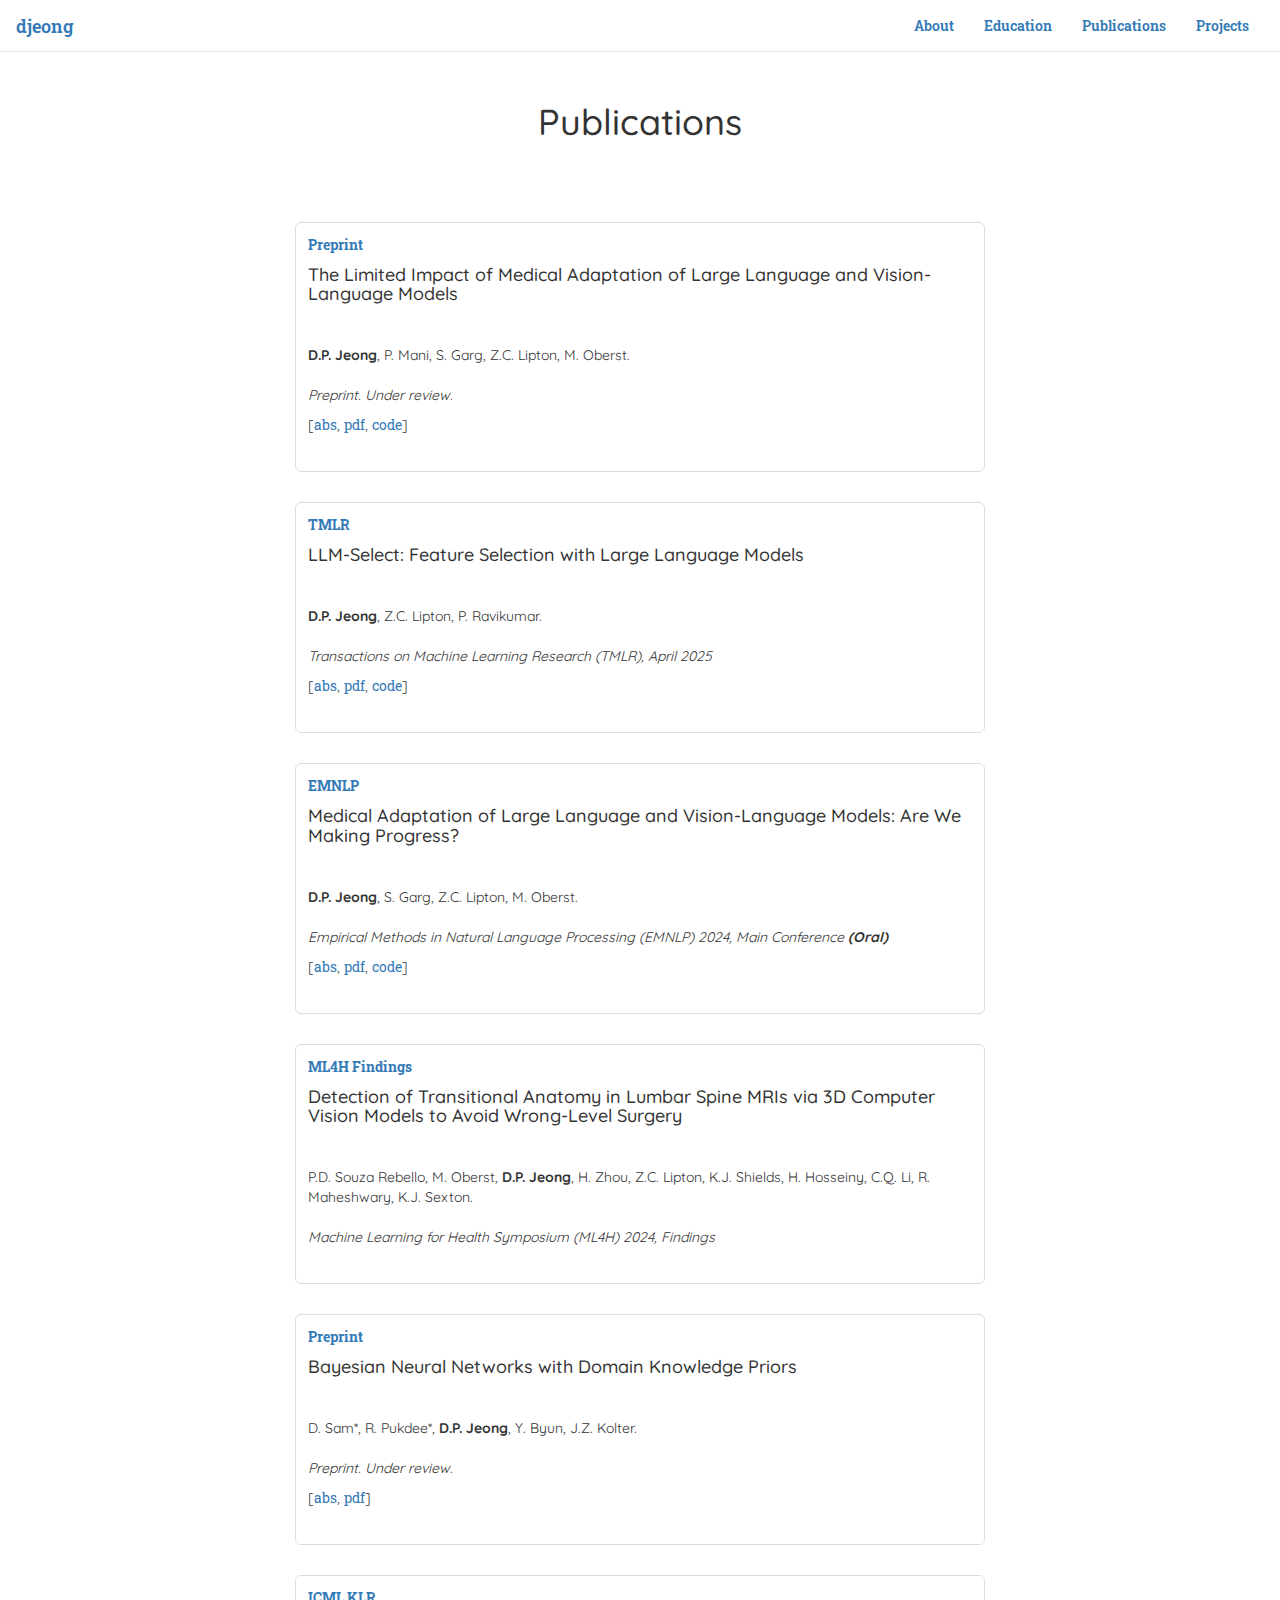
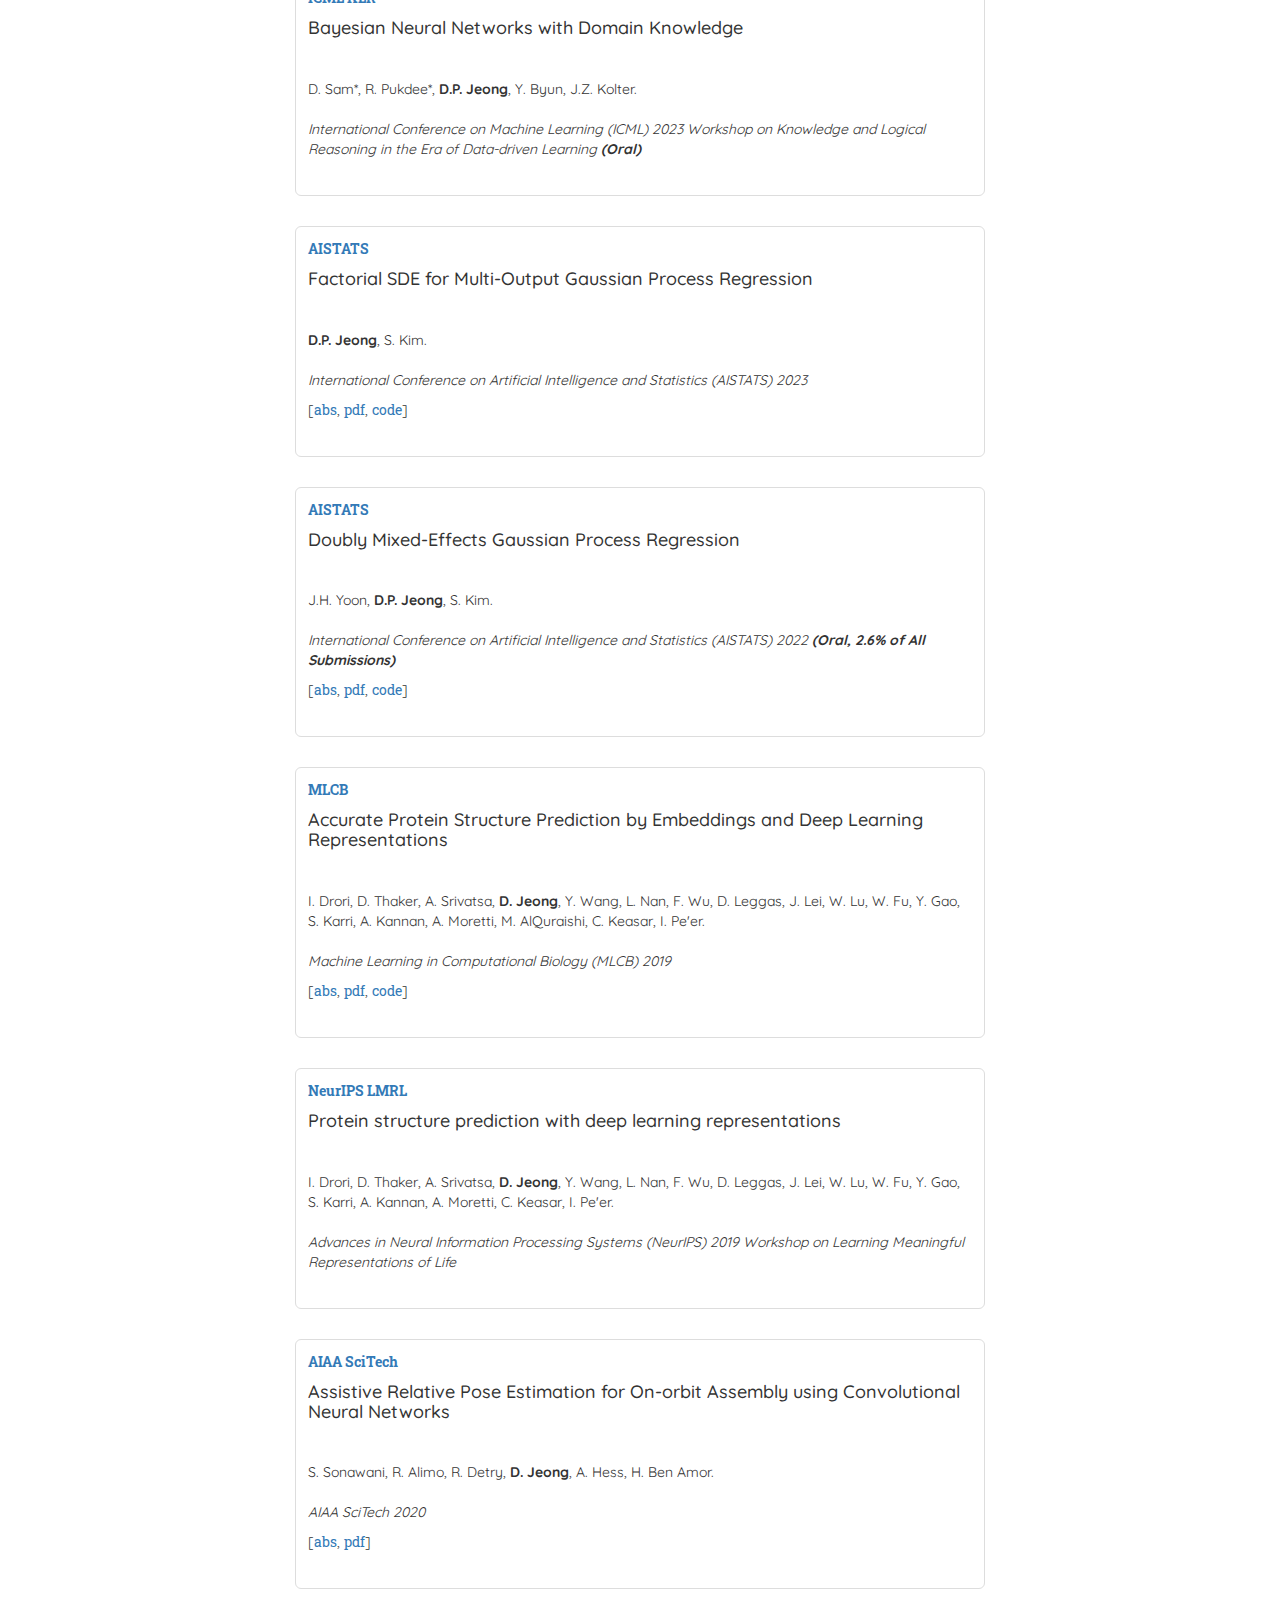
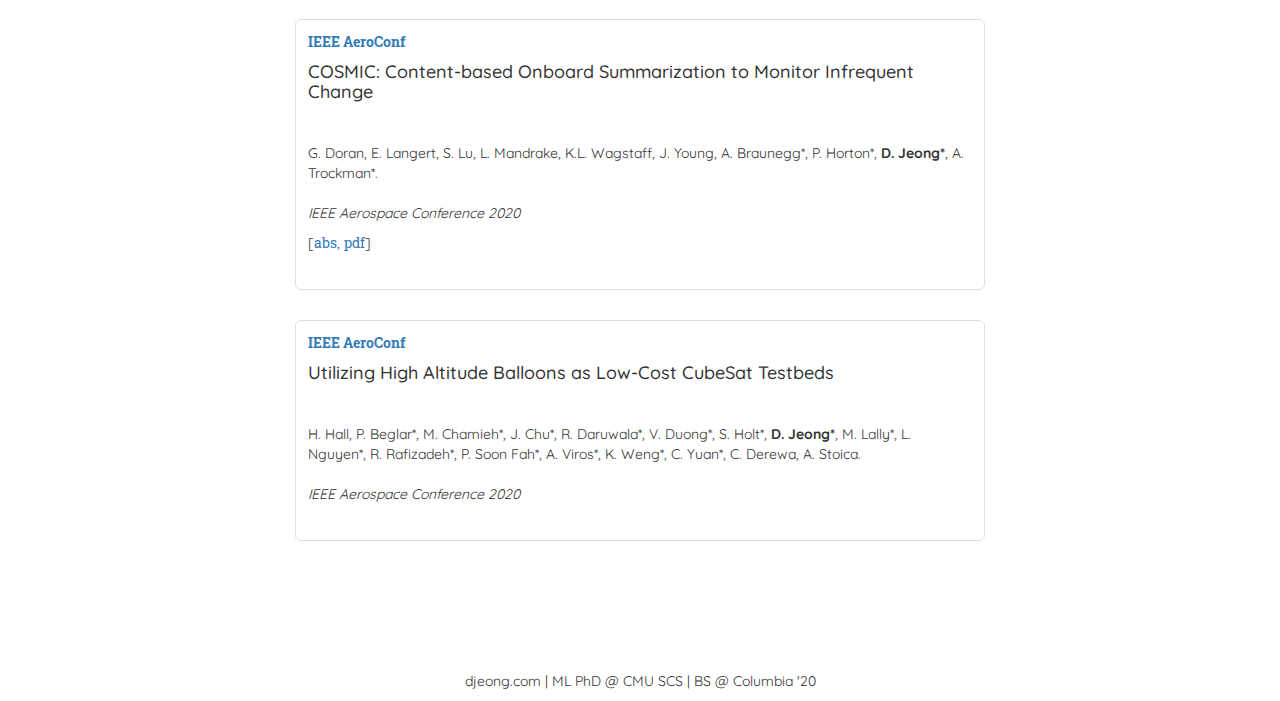
<file: publications/index.html>
<!DOCTYPE html>
<html lang="en">
	<head>
		<title>Publications</title>
		<meta charset="UTF-8">
		<meta http-equiv="X-UA-Compatible" content="IE=edge">
		<meta name="viewport" content="width=device-width, initial-scale=1, user-scalable=no">
		<meta name="author" content="Daniel Jeong">
		<meta property="og:url" content="website">
		<link rel="stylesheet" type="text/css" href="https://maxcdn.bootstrapcdn.com/bootstrap/3.3.7/css/bootstrap.min.css">
		<link rel="stylesheet" type="text/css" href="/css/main.css">
		<link rel="stylesheet" type="text/css" href="../css/card.css">
		<link rel="icon" type="image/png" href="/images/favicon-brain.png"
		sizes="32x32">
		<style type="text/css">
			@import url('https://fonts.googleapis.com/css?family=Roboto+Slab');
			@import url('https://fonts.googleapis.com/css?family=Ubuntu');
			@import url('https://fonts.googleapis.com/css?family=Righteous|Ubuntu');
			@import url('https://fonts.googleapis.com/css2?family=Quicksand:wght@300;400;500;600;700&display=swap');
			@import url('https://fonts.googleapis.com/css2?family=Poiret+One&display=swap');
			.navbar {
				-webkit-border-radius: 0;
    			-moz-border-radius: 0;
    			border-radius: 0;
    			margin-bottom: 0;
    			border-bottom-color: #E3E4E4;
    			color: #4390E6;
			}
			.navbar-brand {
				font-family: 'Quicksand', cursive;
                font-weight: 600;
			}
			.navbar li {
				font-family: 'Quicksand', sans-serif;
                font-weight: 600;
			}
			.icon-bar {
				background: #000;
			}
			#proj_photo_row {
				margin-top: 100px;
			}
			#exp_photo {
				border-radius: 50%;
			}
			#footer {
				font-family: 'Quicksand', sans-serif;
			}
			.card {
				min-height: 100%;
			}
			#proj_list_row > [class*='col-'] {
  				display: flex;
  				flex-direction: column;
			}
			.proj_label {
				height: 20px;
				width: 20px;
				margin-right: 5px;
			}
			.card-body a:hover {
				opacity: 0.6;
			}
            .card-title {
                font-weight: 500;
            }
            .card-body a {
                font-weight: 400;
            }
            .card-body p {
                font-weight: 400;
            }
			@media (min-width: 768px) {
				#proj_list_row {
					margin: 30px;
					display: -webkit-box;
  					display: -webkit-flex;
  					display: -ms-flexbox;
  					display: flex;
				}
			}
		</style>
	</head>
	<body>
		<!-- Top Navigation Bar -->
		<nav class="navbar navbar-expand-lg navbar-light">
			<div class="container-fluid">
				<!-- Navigation Bar Header -->
				<div class="navbar-header">
					<button type="button" class="navbar-toggle" data-toggle="collapse" data-target="#navbar">
						<span class="icon-bar"></span>
						<span class="icon-bar"></span>
						<span class="icon-bar"></span>
					</button>
					<a class="navbar-brand" href="/">djeong</a>
				</div>
				<div class="collapse navbar-collapse" id="navbar">
					<ul class="nav navbar-nav navbar-right">
						<li><a href="/about">About</a></li>
						<li><a href="/education">Education</a></li>
						<li><a href="/publications">Publications</a></li>
						<li><a href="/projects">Projects</a></li>
					</ul>
				</div>
			</div>
		</nav>
		<div class="container" style="font-family: 'Quicksand', sans-serif;">
            <div class="row" style="border:none; background:white; margin-top: 30px; margin-bottom: 70px" align="center">
				<h1>Publications</h1>
			</div>
            <div class="row" style="border:none; background:white" id="proj_list_row">
                <div class="col-lg-2 col-md-2 col-sm-2">
                </div>
                <div class="col-lg-8 col-md-8 col-sm-8 col-xs-12">
                    <div class="card card-default" height="100%">
                        <div class="card-body">
                            <a href="#"><strong>Preprint</strong></a>
                            <h4 class="card-title">The Limited Impact of Medical Adaptation of Large Language and Vision-Language Models</h4>
                            <hr>
                            <p><strong>D.P. Jeong</strong>, P. Mani, S. Garg, Z.C. Lipton, M. Oberst.<br><br><i>Preprint. Under review.</i></p>
                            [<a href="https://arxiv.org/abs/2411.08870" target="_blank">abs</a>, <a href="https://arxiv.org/pdf/2411.08870" target="_blank">pdf</a>, <a href="https://github.com/taekb/eval-medical-dapt" target="_blank">code</a>]
                        </div>
                    </div>
                </div>
                <div class="col-lg-2 col-md-2 col-sm-2">
                </div>
            </div>
            <div class="row" style="border:none; background:white" id="proj_list_row">
                <div class="col-lg-2 col-md-2 col-sm-2">
                </div>
                <div class="col-lg-8 col-md-8 col-sm-8 col-xs-12">
                    <div class="card card-default" height="100%">
                        <div class="card-body">
                            <a href="https://jmlr.org/tmlr/papers/" target="_blank"><strong>TMLR</strong></a>
                            <h4 class="card-title">LLM-Select: Feature Selection with Large Language Models</h4>
                            <hr>
                            <p><strong>D.P. Jeong</strong>, Z.C. Lipton, P. Ravikumar.<br><br><i>Transactions on Machine Learning Research (TMLR), April 2025</i></p>
                            [<a href="https://arxiv.org/abs/2407.02694" target="_blank">abs</a>, <a href="https://arxiv.org/pdf/2407.02694.pdf" target="_blank">pdf</a>, <a href="https://github.com/taekb/llm-select" target="_blank">code</a>]
                        </div>
                    </div>
                </div>
                <div class="col-lg-2 col-md-2 col-sm-2">
                </div>
            </div>
            <div class="row" style="border:none; background:white" id="proj_list_row">
                <div class="col-lg-2 col-md-2 col-sm-2">
                </div>
                <div class="col-lg-8 col-md-8 col-sm-8 col-xs-12">
                    <div class="card card-default" height="100%">
                        <div class="card-body">
                            <a href="https://2024.emnlp.org/" target="_blank"><strong>EMNLP</strong></a>
                            <h4 class="card-title">Medical Adaptation of Large Language and Vision-Language Models: Are We Making Progress?</h4>
                            <hr>
                            <p><strong>D.P. Jeong</strong>, S. Garg, Z.C. Lipton, M. Oberst.<br><br><i>Empirical Methods in Natural Language Processing (EMNLP) 2024, Main Conference <strong>(Oral)</strong></i></p>
                            [<a href="https://arxiv.org/abs/2411.04118" target="_blank">abs</a>, <a href="https://arxiv.org/pdf/2411.04118" target="_blank">pdf</a>, <a href="https://github.com/taekb/eval-medical-dapt" target="_blank">code</a>]
                        </div>
                    </div>
                </div>
                <div class="col-lg-2 col-md-2 col-sm-2">
                </div>
            </div>
            <div class="row" style="border:none; background:white" id="proj_list_row">
                <div class="col-lg-2 col-md-2 col-sm-2">
                </div>
                <div class="col-lg-8 col-md-8 col-sm-8 col-xs-12">
                    <div class="card card-default" height="100%">
                        <div class="card-body">
                            <a href="https://ahli.cc/ml4h/" target="_blank"><strong>ML4H Findings</strong></a>
                            <h4 class="card-title">Detection of Transitional Anatomy in Lumbar Spine MRIs via 3D Computer Vision Models to Avoid Wrong-Level Surgery</h4>
                            <hr>
                            <p>P.D. Souza Rebello, M. Oberst, <strong>D.P. Jeong</strong>, H. Zhou, Z.C. Lipton, K.J. Shields, H. Hosseiny, C.Q. Li, R. Maheshwary, K.J. Sexton.<br><br><i>Machine Learning for Health Symposium (ML4H) 2024, Findings</i></p>
                        </div>
                    </div>
                </div>
                <div class="col-lg-2 col-md-2 col-sm-2">
                </div>
            </div>
            <div class="row" style="border:none; background:white" id="proj_list_row">
                <div class="col-lg-2 col-md-2 col-sm-2">
                </div>
                <div class="col-lg-8 col-md-8 col-sm-8 col-xs-12">
                    <div class="card card-default" height="100%">
                        <div class="card-body">
                            <a href="https://arxiv.org/abs/2402.13410" target="_blank"><strong>Preprint</strong></a>
                            <h4 class="card-title">Bayesian Neural Networks with Domain Knowledge Priors</h4>
                            <hr>
                            <p>D. Sam*, R. Pukdee*, <strong>D.P. Jeong</strong>, Y. Byun, J.Z. Kolter.<br><br><i>Preprint. Under review.</i></p>
                            [<a href="https://arxiv.org/abs/2402.13410" target="_blank">abs</a>, <a href="https://arxiv.org/pdf/2402.13410.pdf" target="_blank">pdf</a>]
                        </div>
                    </div>
                </div>
                <div class="col-lg-2 col-md-2 col-sm-2">
                </div>
            </div>
            <div class="row" style="border:none; background:white" id="proj_list_row">
                <div class="col-lg-2 col-md-2 col-sm-2">
                </div>
                <div class="col-lg-8 col-md-8 col-sm-8 col-xs-12">
                    <div class="card card-default" height="100%">
                        <div class="card-body">
                            <a href="https://klr-icml2023.github.io/" target="_blank"><strong>ICML KLR</strong></a>
                            <h4 class="card-title">Bayesian Neural Networks with Domain Knowledge</h4>
                            <hr>
                            <p>D. Sam*, R. Pukdee*, <strong>D.P. Jeong</strong>, Y. Byun, J.Z. Kolter.<br><br><i>International Conference on Machine Learning (ICML) 2023 Workshop on Knowledge and Logical Reasoning in the Era of Data-driven Learning <strong>(Oral)</strong></i></p>
                        </div>
                    </div>
                </div>
                <div class="col-lg-2 col-md-2 col-sm-2">
                </div>
            </div>
            <div class="row" style="border:none; background:white" id="proj_list_row">
                <div class="col-lg-2 col-md-2 col-sm-2">
                </div>
                <div class="col-lg-8 col-md-8 col-sm-8 col-xs-12">
                    <div class="card card-default" height="100%">
                        <div class="card-body">
                            <a href="https://aistats.org/aistats2023/" target="_blank"><strong>AISTATS</strong></a>
                            <h4 class="card-title">Factorial SDE for Multi-Output Gaussian Process Regression</h4>
                            <hr>
                            <p><strong>D.P. Jeong</strong>, S. Kim.<br><br><i>International Conference on Artificial Intelligence and Statistics (AISTATS) 2023</i></p>
                            [<a href="https://proceedings.mlr.press/v206/jeong23a.html" target="_blank">abs</a>, <a href="https://proceedings.mlr.press/v206/jeong23a/jeong23a.pdf" target="_blank">pdf</a>, <a href="https://github.com/SeyoungKimLab/FactorialSDE" target="_blank">code</a>]
                        </div>
                    </div>
                </div>
                <div class="col-lg-2 col-md-2 col-sm-2">
                </div>
            </div>
            <div class="row" style="border:none; background:white" id="proj_list_row">
                <div class="col-lg-2 col-md-2 col-sm-2">
                </div>
                <div class="col-lg-8 col-md-8 col-sm-8 col-xs-12">
                    <div class="card card-default" height="100%">
                        <div class="card-body">
                            <a href="https://aistats.org/aistats2022/" target="_blank"><strong>AISTATS</strong></a>
                            <h4 class="card-title">Doubly Mixed-Effects Gaussian Process Regression</h4>
                            <hr>
                            <p>J.H. Yoon, <strong>D.P. Jeong</strong>, S. Kim.<br><br><i>International Conference on Artificial Intelligence and Statistics (AISTATS) 2022 <strong>(Oral, 2.6% of All Submissions)</strong></i></p>
                            [<a href="https://proceedings.mlr.press/v151/ho-yoon22a.html" target="_blank">abs</a>, <a href="https://proceedings.mlr.press/v151/ho-yoon22a/ho-yoon22a.pdf" target="_blank">pdf</a>, <a href="https://github.com/SeyoungKimLab/DMGP" target="_blank">code</a>]
                        </div>
                    </div>
                </div>
                <div class="col-lg-2 col-md-2 col-sm-2">
                </div>
            </div>
            <div class="row" style="border:none; background:white" id="proj_list_row">
                <div class="col-lg-2 col-md-2 col-sm-2">
                </div>
                <div class="col-lg-8 col-md-8 col-sm-8 col-xs-12">
                    <div class="card card-default" height="100%">
                        <div class="card-body">
                            <a href="https://sites.google.com/cs.washington.edu/mlcb2019/home?authuser=0" target="_blank"><strong>MLCB</strong></a>
                            <h4 class="card-title">Accurate Protein Structure Prediction by Embeddings and Deep Learning Representations</h4>
                            <hr>
                            <p>I. Drori, D. Thaker, A. Srivatsa, <strong>D. Jeong</strong>, Y. Wang, L. Nan, F. Wu, D. Leggas, J. Lei, W. Lu, W. Fu, Y. Gao, S. Karri, A. Kannan, A. Moretti, M. AlQuraishi, C. Keasar, I. Pe'er.<br><br><i>Machine Learning in Computational Biology (MLCB) 2019</i></p>
                            [<a href="https://arxiv.org/abs/1911.05531" target="_blank">abs</a>, <a href="https://arxiv.org/pdf/1911.05531.pdf", target="_blank">pdf</a>, <a href="https://github.com/idrori/cu-tsp" target="_blank">code</a>]
                        </div>
                    </div>
                </div>
                <div class="col-lg-2 col-md-2 col-sm-2">
                </div>
            </div>
            <div class="row" style="border:none; background:white" id="proj_list_row">
                <div class="col-lg-2 col-md-2 col-sm-2">
                </div>
                <div class="col-lg-8 col-md-8 col-sm-8 col-xs-12">
                    <div class="card card-default" height="100%">
                        <div class="card-body">
                            <a href="https://www.lmrl.org/" target="_blank"><strong>NeurIPS LMRL</strong></a>
                            <h4 class="card-title">Protein structure prediction with deep learning representations</h4>
                            <hr>
                            <p>I. Drori, D. Thaker, A. Srivatsa, <strong>D. Jeong</strong>, Y. Wang, L. Nan, F. Wu, D. Leggas, J. Lei, W. Lu, W. Fu, Y. Gao, S. Karri, A. Kannan, A. Moretti, C. Keasar, I. Pe'er.<br><br><i>Advances in Neural Information Processing Systems (NeurIPS) 2019 Workshop on Learning Meaningful Representations of Life</i></p>
                        </div>
                    </div>
                </div>
                <div class="col-lg-2 col-md-2 col-sm-2">
                </div>
            </div>
            <div class="row" style="border:none; background:white" id="proj_list_row">
                <div class="col-lg-2 col-md-2 col-sm-2">
                </div>
                <div class="col-lg-8 col-md-8 col-sm-8 col-xs-12">
                    <div class="card card-default" height="100%">
                        <div class="card-body">
                            <a href="https://www.aiaa.org/SciTech" target="_blank"><strong>AIAA SciTech</strong></a>
                            <h4 class="card-title">Assistive Relative Pose Estimation for On-orbit Assembly using Convolutional Neural Networks</h4>
                            <hr>
                            <p>S. Sonawani, R. Alimo, R. Detry, <strong>D. Jeong</strong>, A. Hess, H. Ben Amor.<br><br><i>AIAA SciTech 2020</i></p>
                            [<a href="https://arxiv.org/abs/2001.10673" target="_blank">abs</a>, <a href="https://trs.jpl.nasa.gov/bitstream/handle/2014/52314/CL%2320-0278.pdf?sequence=1" target="_blank">pdf</a>]
                        </div>
                    </div>
                </div>
                <div class="col-lg-2 col-md-2 col-sm-2">
                </div>
            </div>
            <div class="row" style="border:none; background:white" id="proj_list_row">
                <div class="col-lg-2 col-md-2 col-sm-2">
                </div>
                <div class="col-lg-8 col-md-8 col-sm-8 col-xs-12">
                    <div class="card card-default" height="100%">
                        <div class="card-body">
                            <a href="https://www.aeroconf.org/" target="_blank"><strong>IEEE AeroConf</strong></a>
                            <h4 class="card-title">COSMIC: Content-based Onboard Summarization to Monitor Infrequent Change</h4>
                            <hr>
                            <p>G. Doran, E. Langert, S. Lu, L. Mandrake, K.L. Wagstaff, J. Young, A. Braunegg*, P. Horton*, <strong>D. Jeong*</strong>, A. Trockman*.<br><br><i>IEEE Aerospace Conference 2020</i></p>
                            [<a href="https://ieeexplore.ieee.org/document/9172337" target="_blank">abs</a>, <a href="https://ieeexplore.ieee.org/stamp/stamp.jsp?tp=&arnumber=9172337" target="_blank">pdf</a>]
                        </div>
                    </div>
                </div>
                <div class="col-lg-2 col-md-2 col-sm-2">
                </div>
            </div>
            <div class="row" style="border:none; background:white" id="proj_list_row">
                <div class="col-lg-2 col-md-2 col-sm-2">
                </div>
                <div class="col-lg-8 col-md-8 col-sm-8 col-xs-12">
                    <div class="card card-default" height="100%">
                        <div class="card-body">
                            <a href="https://www.aeroconf.org/" target="_blank"><strong>IEEE AeroConf</strong></a>
                            <h4 class="card-title">Utilizing High Altitude Balloons as Low-Cost CubeSat Testbeds</h4>
                            <hr>
                            <p>H. Hall, P. Beglar*, M. Chamieh*, J. Chu*, R. Daruwala*, V. Duong*, S. Holt*, <strong>D. Jeong*</strong>, M. Lally*, L. Nguyen*, R. Rafizadeh*, P. Soon Fah*, A. Viros*, K. Weng*, C. Yuan*, C. Derewa, A. Stoica.<br><br><i>IEEE Aerospace Conference 2020</i></p>
                        </div>
                    </div>
                </div>
                <div class="col-lg-2 col-md-2 col-sm-2">
                </div>
            </div>
		</div>
		<footer class="page-footer font-small black pt-4" id="footer">
			<div class="container-fluid text-center text-md-left" style="margin-top: 100px">
				<p>djeong.com | ML PhD @ CMU SCS | BS @ Columbia '20</p>
			</div>
		</footer>
		<script src="https://ajax.googleapis.com/ajax/libs/jquery/3.2.1/jquery.min.js" type="text/javascript"></script>
		<script src="https://maxcdn.bootstrapcdn.com/bootstrap/3.3.7/js/bootstrap.min.js"></script>
		<script src="/js/main_beta.js" type="text/javascript"></script>
	</body>
</html>
</file>
<file: css/main.css>
@import url('https://fonts.googleapis.com/css?family=Roboto+Slab');
@import url('https://fonts.googleapis.com/css?family=Raleway:400i');
@import url('https://fonts.googleapis.com/css?family=Rubik:300');
@import url('https://fonts.googleapis.com/css?family=Sanchez');
@import url('https://fonts.googleapis.com/css?family=Exo:200');

/* Body */
body {
  margin: 0;
}

/* Remove Focus Outline */
*:focus {
  outline: none;
}

/* Navigation Bar */
.nav_bar {
  overflow: hidden;
  background-color: rgba(255,255,255,0.975);
  position: fixed;
  top: 0;
  left: 0;
  right: 0;
  width: 100%;
} 
.nav_home {
  margin-top: 0;
  margin-bottom: 0;
  margin-left: 10px;
  margin-right: 0;
  padding: 0;
  float: left;
  list-style-type: none;
}
.nav_list {
  margin-top: 0;
  margin-bottom: 0;
  margin-left: 0;
  margin-right: 10px;
  padding: 0;
  overflow: hidden;
  list-style-type: none;
}
.nav {
  float: right;
}

/* hr */
hr {
  border: 0;
  height: 1px;
  width: 70%;
}    
.about hr {
  background-image: linear-gradient(to right, #333333, #FF9933 25%, #FF9933 75%, #333333 100%);
}
.education hr {
  background-image: linear-gradient(to right, #0E2F44, #FF9933 25%, #FF9933 75%, #0E2F44 100%);
}
.experience hr {
  background-image: linear-gradient(to right, #F7F7F7, #FF9933 25%, #FF9933 75%, #F7F7F7 100%);
}
.projects hr {
  background-image: linear-gradient(to right, rgba(0,0,0,0), #FF9933 25%, #FF9933 75%, rgba(0,0,0,0) 100%);
}

/* Title */
.title_div {
  background-image: url(/images/ny_background.jpg);
  background-size: cover;
  background-size: 100% 100%;
  width: 100%;
  margin: 0;
}
.title {
  font-family: 'Sanchez', serif;
  font-size: 120px;
  color: #FFFFFF;
  text-align: center;
  text-shadow: 2px 2px #333333;
  padding-top: 300px;
  padding-bottom: 300px;
  margin: 0;
}

/* Link */
a, a:visited, a:link, a:active {
  text-decoration: none;
  font-family: 'Roboto Slab', serif;
}
a:visited {
  color: inherit;
}
.nonwhite {
  color: white;
}
.white {
  color: black;
}
li.nav a {
  display: block;
  color: #333333;
  text-align: center;
  padding-top: 13px;
  padding-bottom: 13px;
  padding-left: 9px;
  padding-right: 9px;
  text-decoration: none;
}
h2 a {
  font-size: 35px;
}

/* External Button */
.ext_btn {
  border-radius: 3%;
  border: solid;
  border-width: 1px;
  width: 240px;
  height: 60px;
}
img#linkedin {
  width: 240px;
  height: 60px;
  border-color: #0099CC;
}
img#github {
  width: 189px;
  height: 60px;
  border-color: #333333;
}

/* h2 */
h2 {
  font-family: 'Roboto Slab', serif;
  margin: 0;
  padding-top: 20px;
  padding-bottom: 20px;
}

/* Profile */
.profile_list {
  list-style-type: none;
  padding: 0;
  width: 50%;
}
.profile a {
  float: left;
}
.profile p {
  margin: 20px;
  display:inline-block;
  font-family: 'Roboto Slab', sans-serif;
  overflow: hidden;
}
.profile_img {
  width: 100px;
  height: 100px;
  border-radius: 50%;
  vertical-align: bottom;
}

/* About */
.about {
  background-color: #0E2F44;
  padding-top: 40px;
  padding-bottom: 100px;
  color: white;
}
.about_photo {
  width: 180px;
  height: 240px;
  display: inline-block;
  margin-left: 30px;
  margin-top: 30px;
}
#about_photo {
  width: 180px;
  height: 240px;
  vertical-align: bottom;
  border-radius: 50%;
}
.about_intro {
  display: inline-block;
  width: 80%;
  margin-left: 10px;
  margin-right: 10px;
}
.about_intro p {
  display: inline-block;
  text-align: center;
  margin: 0;
}
#about_intro {
  font-family: 'Raleway', sans-serif;
  font-size: 25px;
}
#about_intro_2 {
  font-family: 'Roboto Slab', sans-serif;
  font-size: 18px;
}

/* Education */
.education {
  background-color: #333333;
  padding-top: 40px;
  padding-bottom: 100px;
  color: white;
  font-family: 'Roboto Slab', sans-serif;
}
.course_list {
  padding: 0;
  width: 55%;
}
.course {
  text-align: left;
}

/* Experience */
.experience {
  background-color: white;
  padding-top: 40px;
  padding-bottom: 100px;
  color: black;
}

/* Projects */
.projects {
  background-image: url(/images/laptop-bg.jpg);
  background-size: 100% 100%;
  padding-top: 40px;
  padding-bottom: 100px;
  color: white;
}
.project_list {
  width: 50%;
  list-style-type: none;
  padding-left: 0px;
}
.project {
  margin-bottom: 40px;
  border-radius: 15%;
}
.project_title {
  font-size: 15px;
  color: black;
}
.project_img {
  display: inline-block;
  border-top-left-radius: 4%;
  border-top-right-radius: 4%;
  vertical-align: bottom;
  width: 100%;
  height: 250px;
  margin: 0;
}
.project_info {
  background-color: white;
  border-bottom-left-radius: 4%;
  border-bottom-right-radius: 4%;
  padding-top: 15px;
  padding-bottom: 20px;
  padding-left: 5px;
  padding-right: 5px;
  color: #333333;
  font-family: 'Exo', sans-serif;
}

/* Contact */
.contact {
  background-color: #0E2F44;
  padding-top: 40px;
}
.contact_img {
  width: 70px;
  height: 70px;
  margin-right: 17px;
  margin-left: 17px;
}

/* Footer */
.footer {
  font-family: 'Exo', sans-serif;
  text-align: left;
  margin: 0px;
  padding-top: 30px;
  padding-bottom: 30px;
  padding-left: 35px;
}
.footer p {
  color: white;
  margin: 0px;
}
</file>
<file: css/card.css>
/* === card component ====== 
 * Variation of the panel component
 * version 2018.10.30
 * https://codepen.io/jstneg/pen/EVKYZj
 */
.card{ background-color: #fff; border: 1px solid transparent; border-radius: 6px; }
.card > .card-link{ color: #333; }
.card > .card-link:hover{  text-decoration: none; }
.card > .card-link .card-img img{ border-radius: 6px 6px 0 0; }
.card .card-img{ position: relative; padding: 0; display: table; }
.card .card-img .card-caption{
  position: absolute;
  right: 0;
  bottom: 16px;
  left: 0;
}
.card .card-body{ display: table; width: 100%; padding: 12px; }
.card .card-header{ border-radius: 6px 6px 0 0; padding: 8px; }
.card .card-footer{ border-radius: 0 0 6px 6px; padding: 8px; }
.card .card-left{ position: relative; float: left; padding: 0 0 8px 0; }
.card .card-right{ position: relative; float: left; padding: 8px 0 0 0; }
.card .card-body h1:first-child,
.card .card-body h2:first-child,
.card .card-body h3:first-child, 
.card .card-body h4:first-child,
.card .card-body .h1,
.card .card-body .h2,
.card .card-body .h3, 
.card .card-body .h4{ margin-top: 0; }
.card .card-body .heading{ display: block;  }
.card .card-body .heading:last-child{ margin-bottom: 0; }

.card .card-body .lead{ text-align: center; }

@media( min-width: 768px ){
  .card .card-left{ float: left; padding: 0 8px 0 0; }
  .card .card-right{ float: left; padding: 0 0 0 8px; }
    
  .card .card-4-8 .card-left{ width: 33.33333333%; }
  .card .card-4-8 .card-right{ width: 66.66666667%; }

  .card .card-5-7 .card-left{ width: 41.66666667%; }
  .card .card-5-7 .card-right{ width: 58.33333333%; }
  
  .card .card-6-6 .card-left{ width: 50%; }
  .card .card-6-6 .card-right{ width: 50%; }
  
  .card .card-7-5 .card-left{ width: 58.33333333%; }
  .card .card-7-5 .card-right{ width: 41.66666667%; }
  
  .card .card-8-4 .card-left{ width: 66.66666667%; }
  .card .card-8-4 .card-right{ width: 33.33333333%; }
}

/* -- default theme ------ */
.card-default{ 
  border-color: #ddd;
  background-color: #fff;
  margin-bottom: 24px;
}
.card-default > .card-header,
.card-default > .card-footer{ color: #333; background-color: #ddd; }
.card-default > .card-header{ border-bottom: 1px solid #ddd; padding: 8px; }
.card-default > .card-footer{ border-top: 1px solid #ddd; padding: 8px; }
.card-default > .card-body{  }
.card-default > .card-img:first-child img{ border-radius: 6px 6px 0 0; }
.card-default > .card-left{ padding-right: 4px; }
.card-default > .card-right{ padding-left: 4px; }
.card-default p:last-child{ margin-bottom: 0; }
.card-default .card-caption { color: #fff; text-align: center; text-transform: uppercase; }


/* -- price theme ------ */
.card-price{ border-color: #999; background-color: #ededed; margin-bottom: 24px; }
.card-price > .card-heading,
.card-price > .card-footer{ color: #333; background-color: #fdfdfd; }
.card-price > .card-heading{ border-bottom: 1px solid #ddd; padding: 8px; }
.card-price > .card-footer{ border-top: 1px solid #ddd; padding: 8px; }
.card-price > .card-img:first-child img{ border-radius: 6px 6px 0 0; }
.card-price > .card-left{ padding-right: 4px; }
.card-price > .card-right{ padding-left: 4px; }
.card-price .card-caption { color: #fff; text-align: center; text-transform: uppercase; }
.card-price p:last-child{ margin-bottom: 0; }

.card-price .price{ 
  text-align: center; 
  color: #337ab7; 
  font-size: 3em; 
  text-transform: uppercase;
  line-height: 0.7em; 
  margin: 24px 0 16px;
}
.card-price .price small{ font-size: 0.4em; color: #66a5da; }
.card-price .details{ list-style: none; margin-bottom: 24px; padding: 0 18px; }
.card-price .details li{ text-align: center; margin-bottom: 8px; }
.card-price .buy-now{ text-transform: uppercase; }
.card-price table .price{ font-size: 1.2em; font-weight: 700; text-align: left; }
.card-price table .note{ color: #666; font-size: 0.8em; }
</file>
